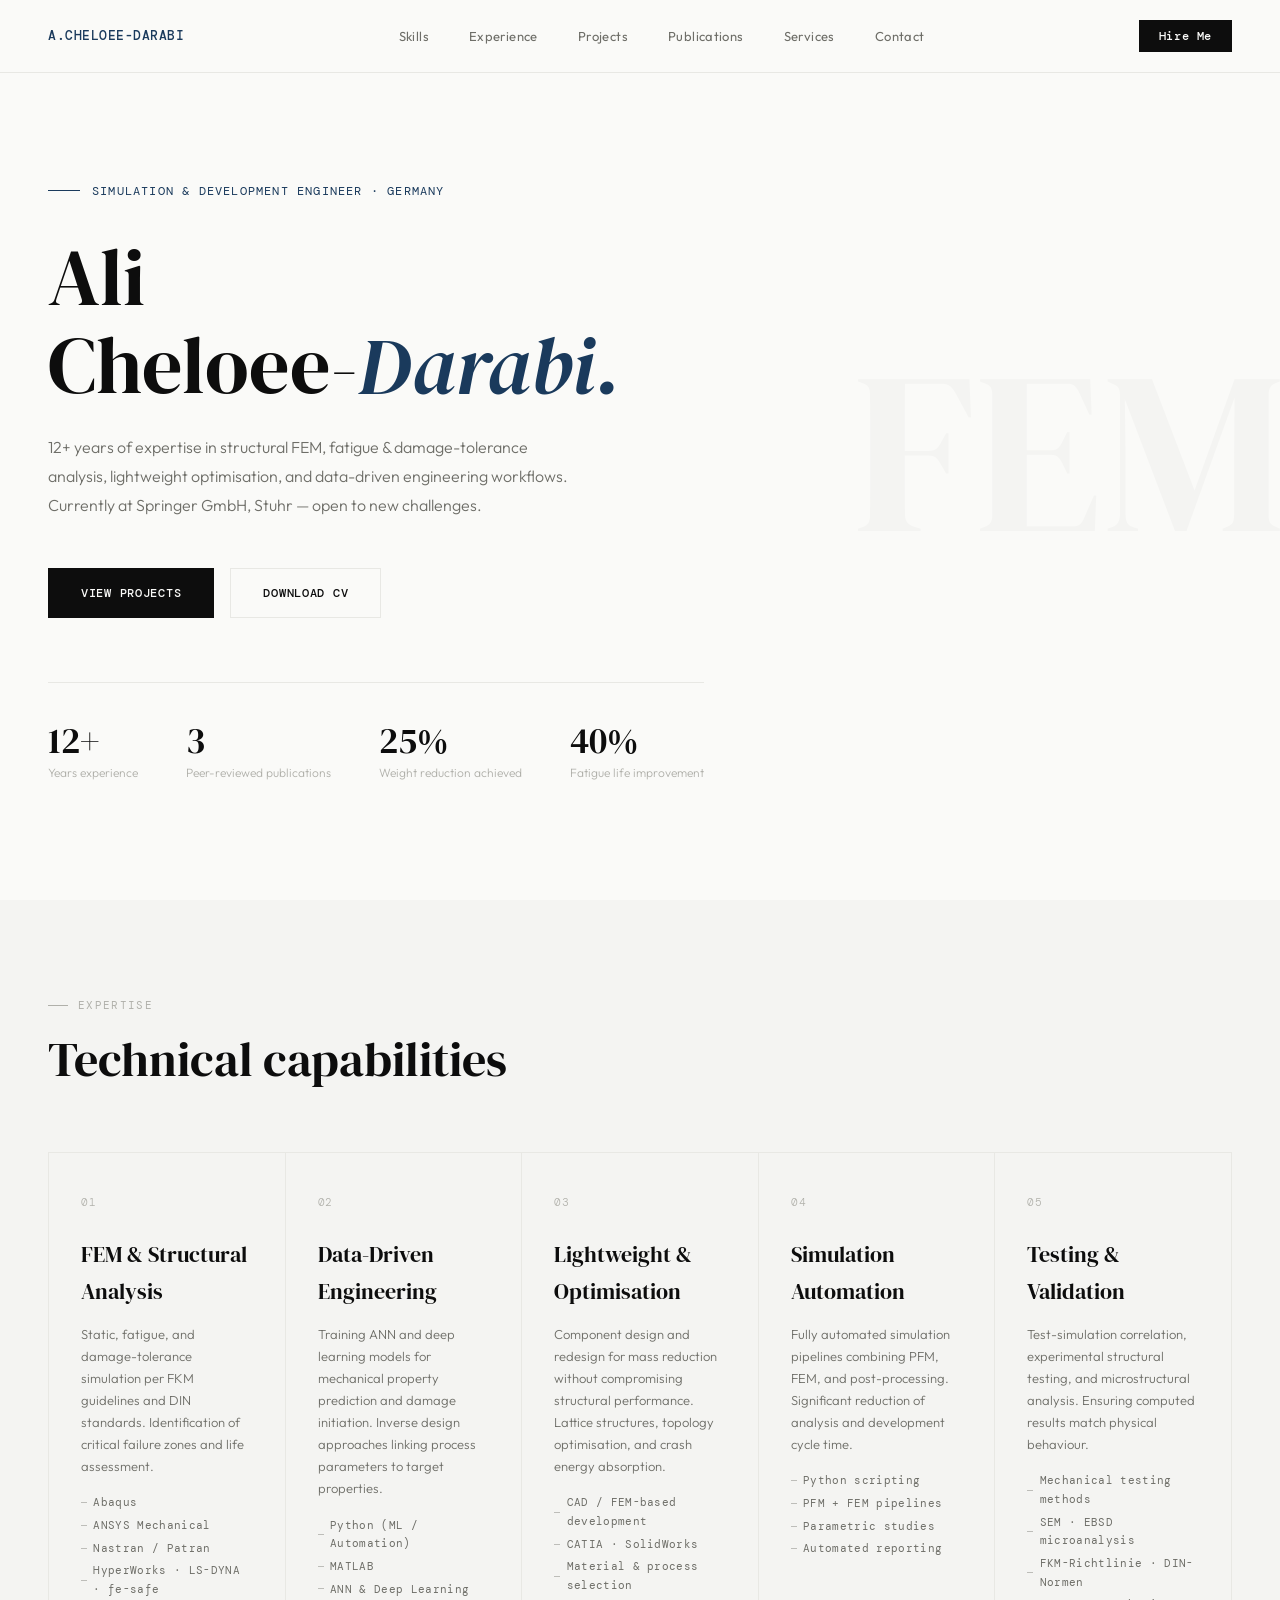
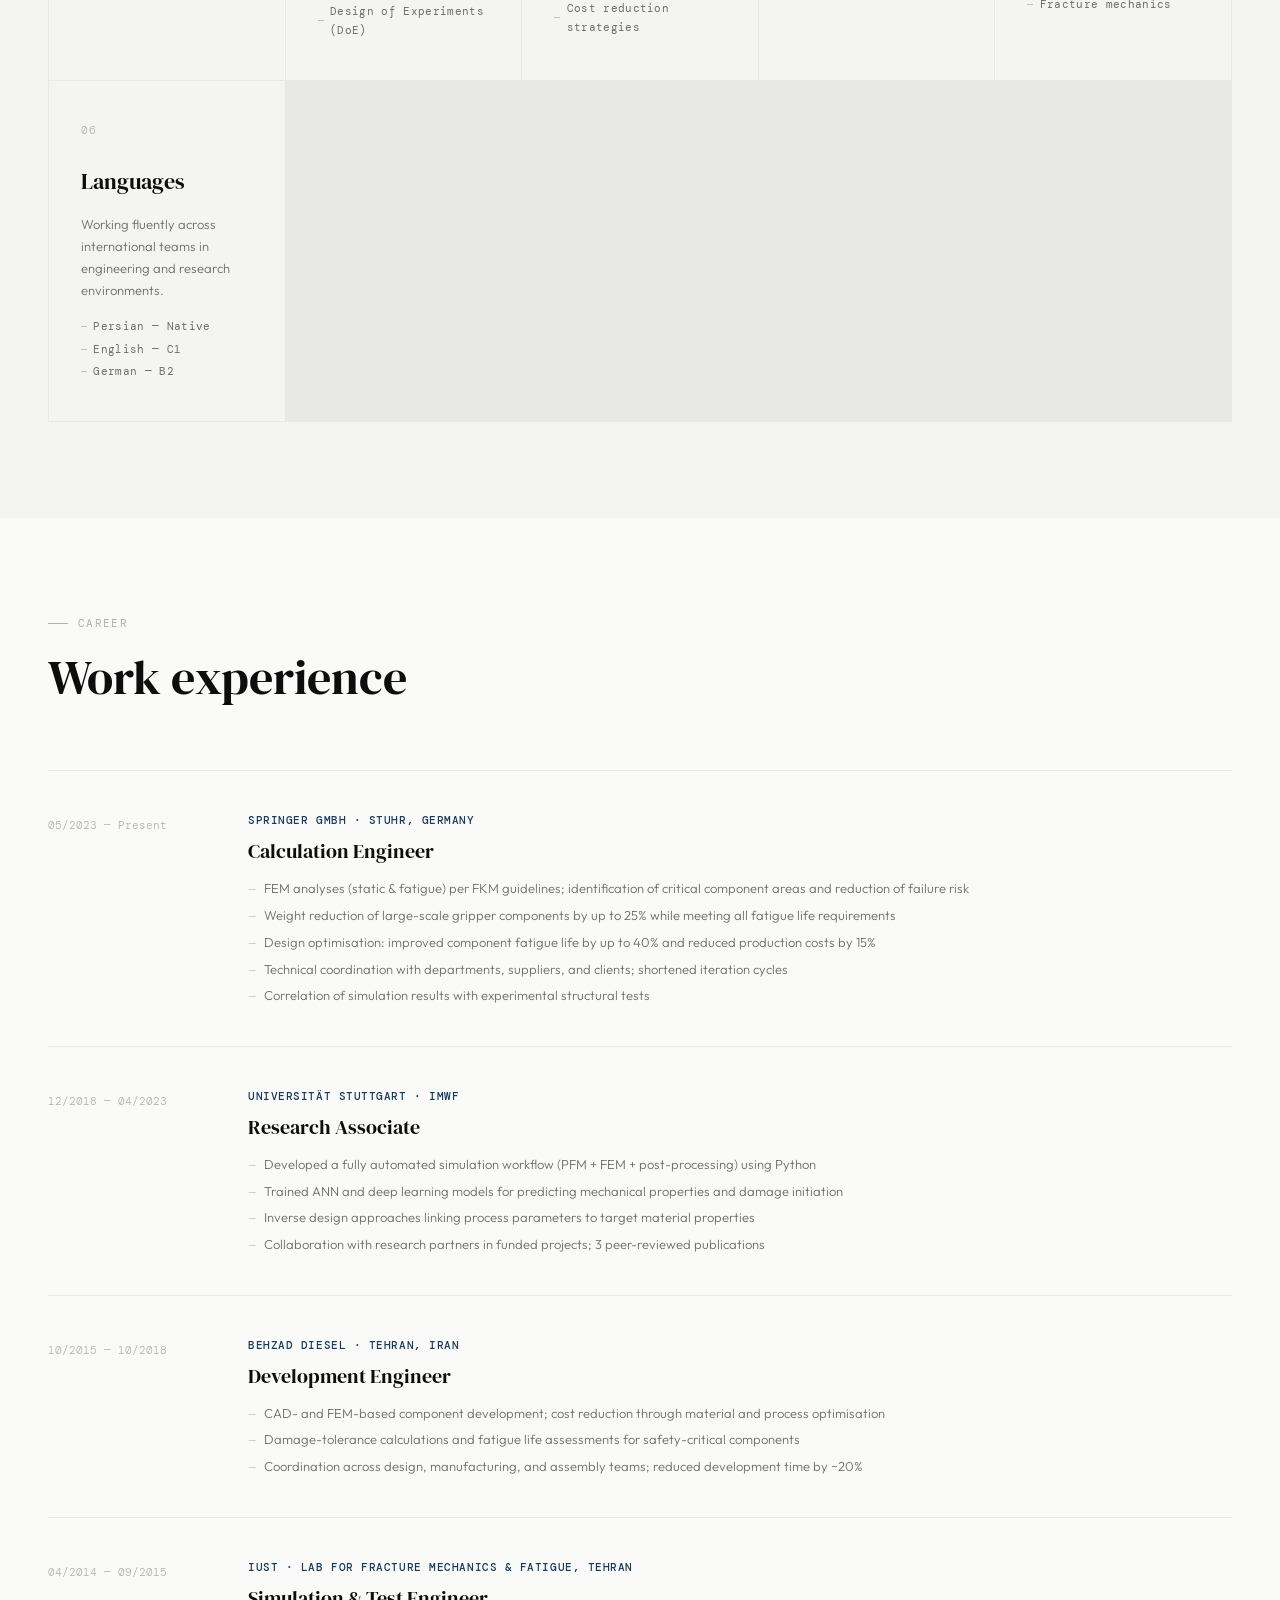
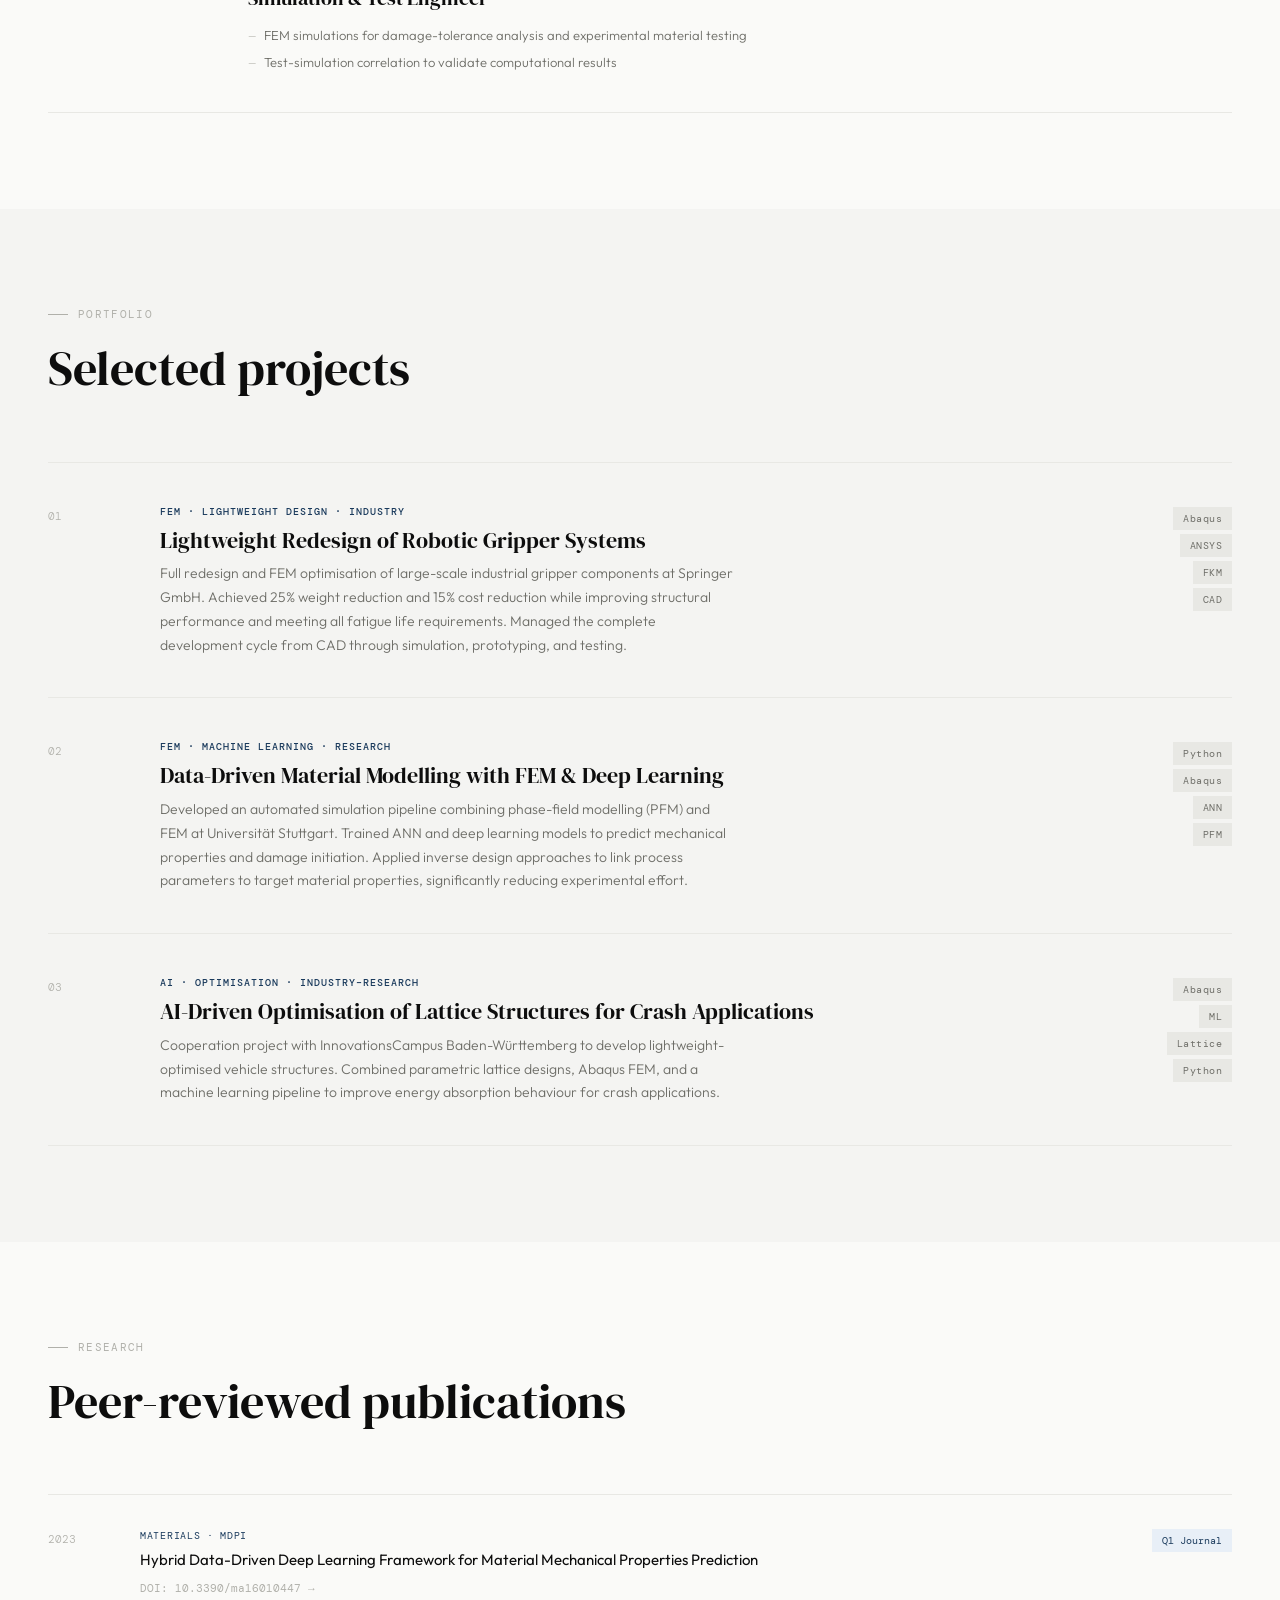
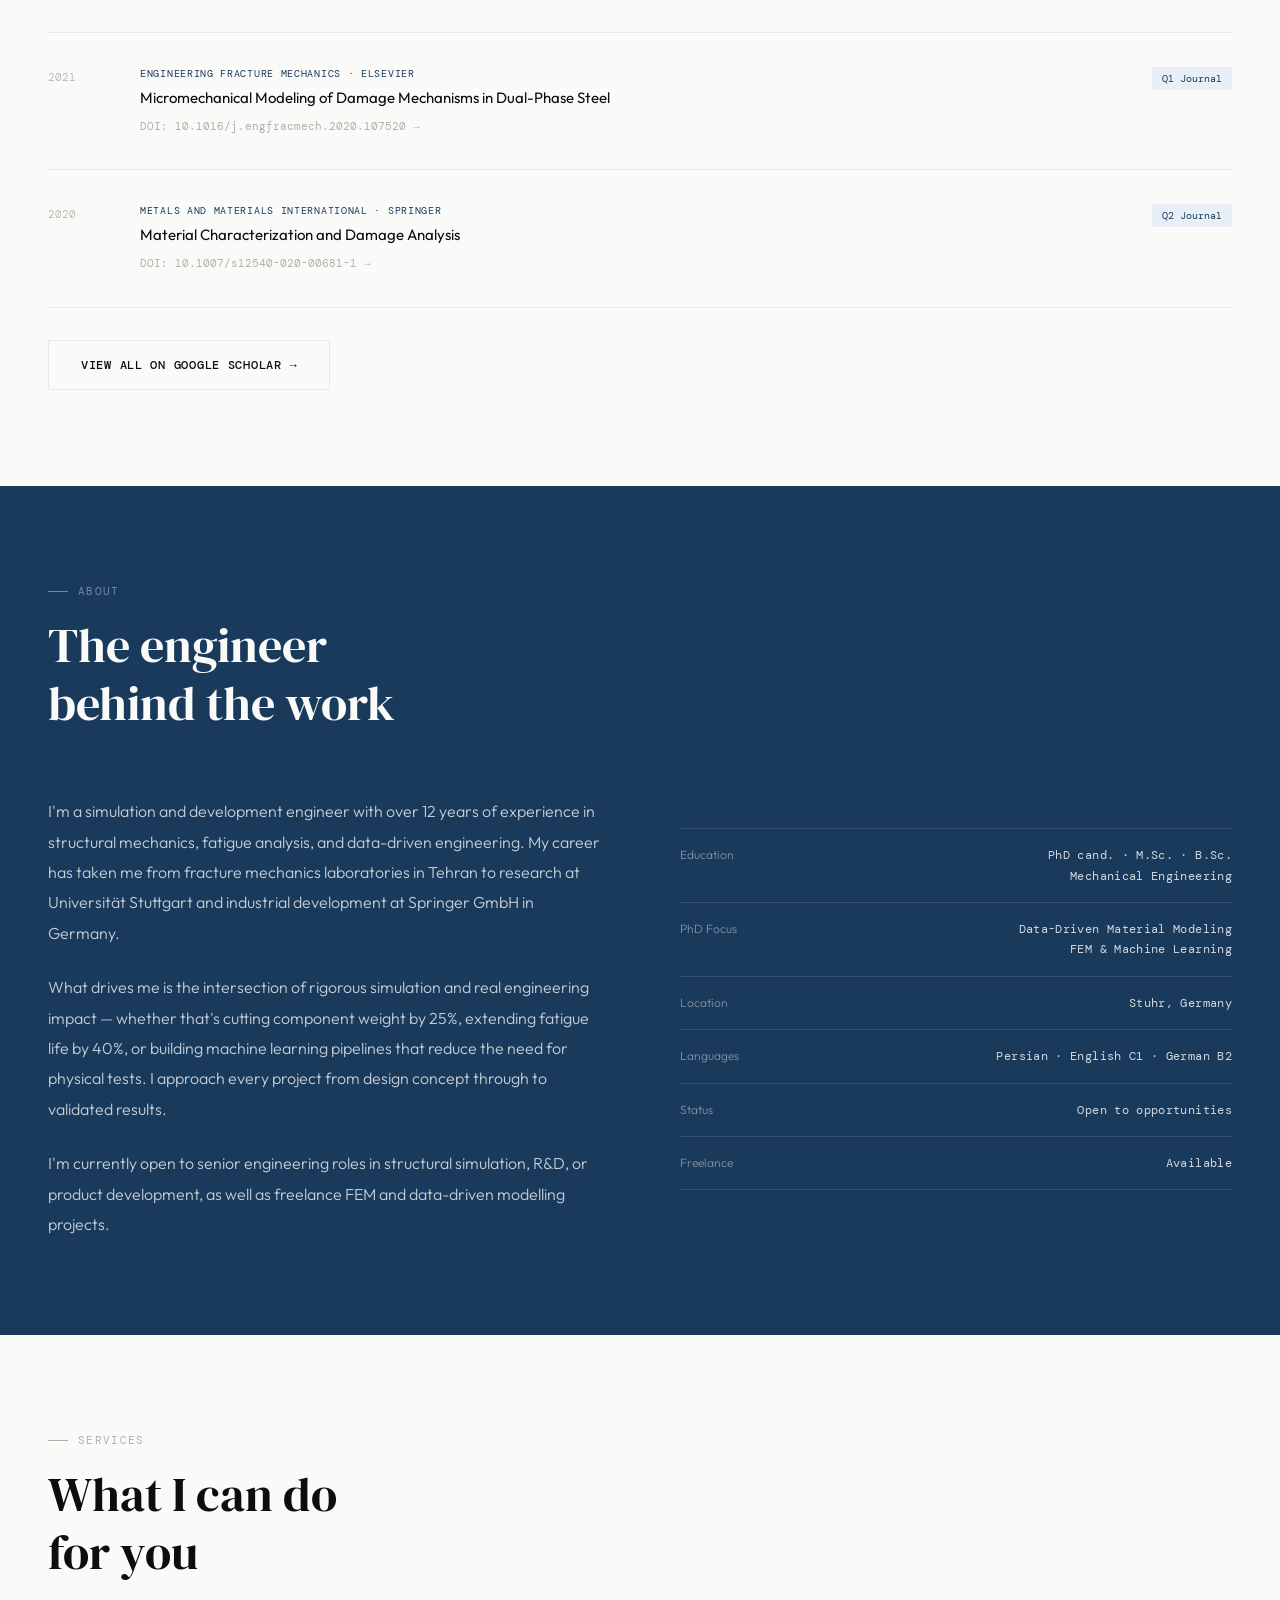
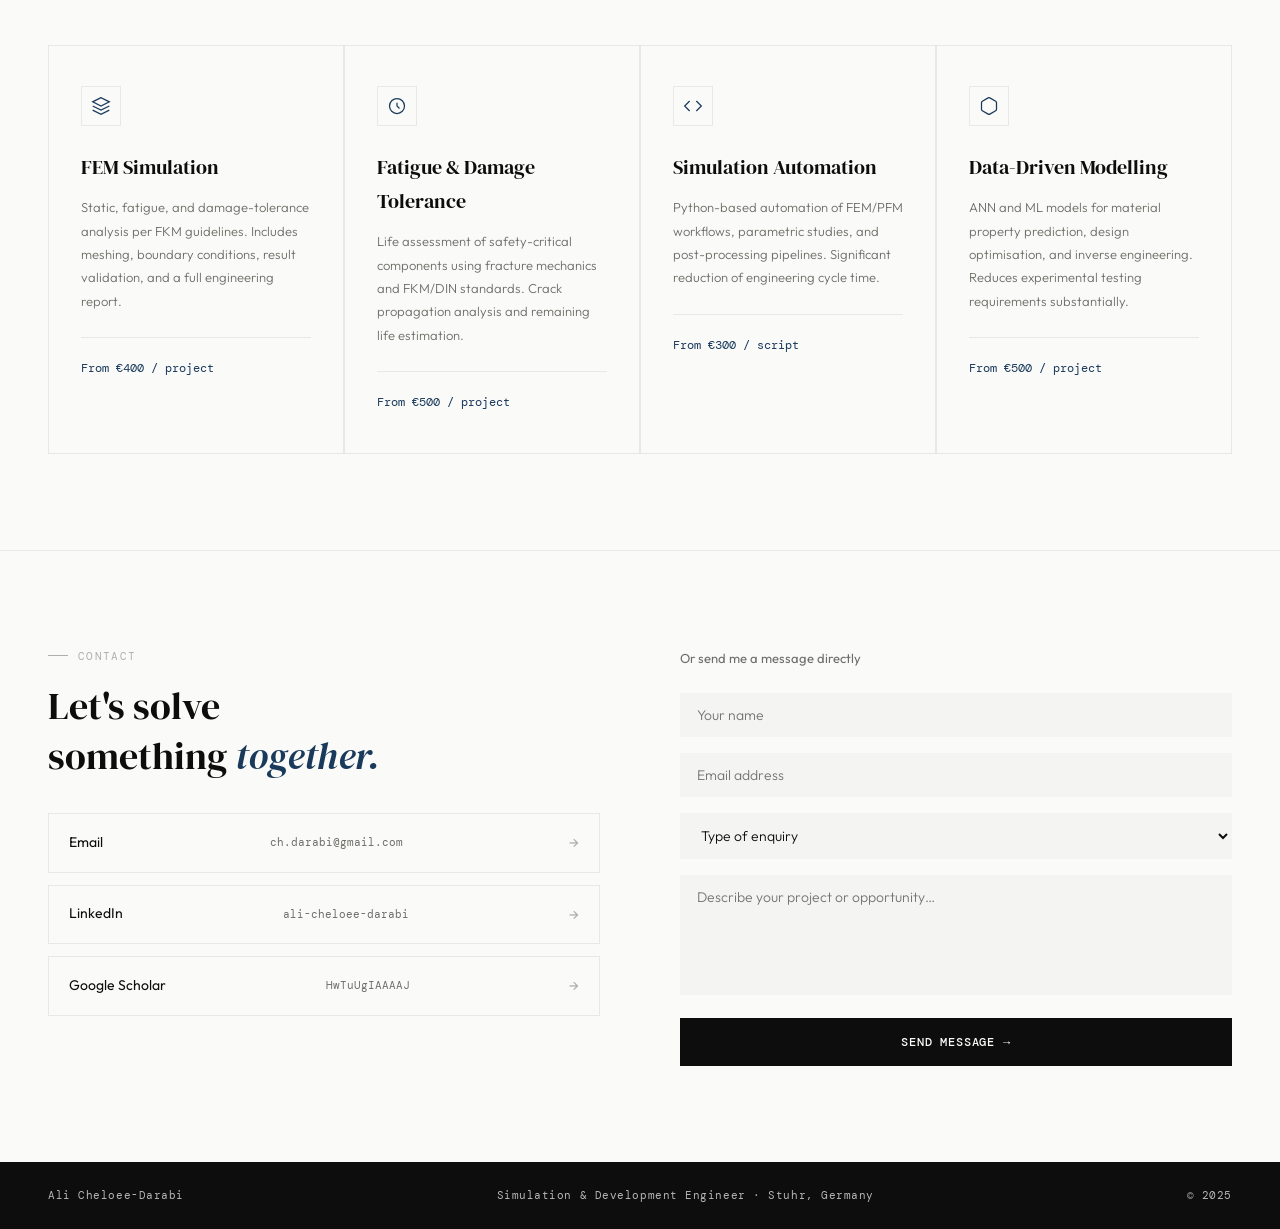
<file: index (4).html>
<!DOCTYPE html>
<html lang="en">
<head>
<meta charset="UTF-8">
<meta name="viewport" content="width=device-width, initial-scale=1.0">
<title>Ali Cheloee-Darabi — Simulation & Development Engineer</title>
<meta name="description" content="Mechanical Engineer with 12+ years in FEM, structural analysis, and data-driven simulation. Based in Germany.">
<link rel="preconnect" href="https://fonts.googleapis.com">
<link href="https://fonts.googleapis.com/css2?family=DM+Serif+Display:ital@0;1&family=DM+Mono:wght@300;400;500&family=Outfit:wght@300;400;500&display=swap" rel="stylesheet">
<style>
  *, *::before, *::after { box-sizing: border-box; margin: 0; padding: 0; }

  :root {
    --black: #0d0d0d;
    --white: #fafaf8;
    --gray-100: #f4f4f2;
    --gray-200: #e8e8e4;
    --gray-400: #b0b0aa;
    --gray-600: #6e6e68;
    --accent: #1a3a5c;
    --accent-light: #e8eff7;
    --mono: 'DM Mono', monospace;
    --serif: 'DM Serif Display', serif;
    --sans: 'Outfit', sans-serif;
  }

  html { scroll-behavior: smooth; }

  body {
    font-family: var(--sans);
    background: var(--white);
    color: var(--black);
    font-size: 15px;
    line-height: 1.7;
    overflow-x: hidden;
  }

  /* ── NAV ── */
  nav {
    position: fixed; top: 0; left: 0; right: 0; z-index: 100;
    display: flex; justify-content: space-between; align-items: center;
    padding: 1.25rem 3rem;
    background: rgba(250,250,248,0.92);
    backdrop-filter: blur(12px);
    border-bottom: 1px solid var(--gray-200);
  }
  .nav-logo {
    font-family: var(--mono);
    font-size: 13px; font-weight: 500;
    color: var(--accent); letter-spacing: 0.04em;
  }
  .nav-links { display: flex; gap: 2.5rem; list-style: none; }
  .nav-links a {
    font-size: 13px; font-weight: 400;
    color: var(--gray-600); text-decoration: none;
    letter-spacing: 0.03em; transition: color 0.2s;
  }
  .nav-links a:hover { color: var(--black); }
  .nav-cta {
    font-family: var(--mono); font-size: 12px; font-weight: 500;
    color: var(--white); background: var(--black);
    border: none; cursor: pointer; padding: 8px 20px;
    letter-spacing: 0.05em; transition: background 0.2s;
  }
  .nav-cta:hover { background: var(--accent); }

  /* ── HERO ── */
  .hero {
    min-height: 100vh; display: flex; align-items: center;
    padding: 8rem 3rem 4rem; position: relative; overflow: hidden;
  }
  .hero-bg-text {
    position: absolute; right: -0.02em; top: 50%;
    transform: translateY(-50%);
    font-family: var(--serif);
    font-size: clamp(120px, 18vw, 260px);
    color: var(--gray-100); user-select: none;
    line-height: 1; z-index: 0; white-space: nowrap;
  }
  .hero-content { position: relative; z-index: 1; max-width: 760px; }
  .hero-eyebrow { display: flex; align-items: center; gap: 12px; margin-bottom: 2rem; }
  .hero-eyebrow-line { width: 32px; height: 1px; background: var(--accent); }
  .hero-eyebrow span {
    font-family: var(--mono); font-size: 12px; font-weight: 400;
    color: var(--accent); letter-spacing: 0.1em; text-transform: uppercase;
  }
  .hero h1 {
    font-family: var(--serif);
    font-size: clamp(44px, 6.5vw, 80px);
    font-weight: 400; line-height: 1.1;
    color: var(--black); margin-bottom: 1.5rem;
  }
  .hero h1 em { font-style: italic; color: var(--accent); }
  .hero-desc {
    font-size: 16px; font-weight: 300;
    color: var(--gray-600); line-height: 1.8;
    max-width: 540px; margin-bottom: 3rem;
  }
  .hero-actions { display: flex; gap: 16px; align-items: center; flex-wrap: wrap; }
  .btn-solid {
    font-family: var(--mono); font-size: 12px; font-weight: 500;
    letter-spacing: 0.06em; text-transform: uppercase;
    color: var(--white); background: var(--black);
    border: 1px solid var(--black); padding: 14px 32px;
    cursor: pointer; text-decoration: none; display: inline-block;
    transition: all 0.2s;
  }
  .btn-solid:hover { background: var(--accent); border-color: var(--accent); }
  .btn-outline {
    font-family: var(--mono); font-size: 12px; font-weight: 500;
    letter-spacing: 0.06em; text-transform: uppercase;
    color: var(--black); background: transparent;
    border: 1px solid var(--gray-200); padding: 14px 32px;
    cursor: pointer; text-decoration: none; display: inline-block;
    transition: all 0.2s;
  }
  .btn-outline:hover { border-color: var(--black); }
  .hero-stats {
    display: flex; gap: 3rem; margin-top: 4rem;
    padding-top: 2.5rem; border-top: 1px solid var(--gray-200);
    flex-wrap: wrap;
  }
  .hero-stat-num {
    font-family: var(--serif); font-size: 36px;
    color: var(--black); line-height: 1;
  }
  .hero-stat-label { font-size: 12px; color: var(--gray-400); margin-top: 4px; font-weight: 300; }

  /* ── SECTION BASE ── */
  section { padding: 6rem 3rem; }
  .section-header { margin-bottom: 4rem; }
  .section-tag {
    font-family: var(--mono); font-size: 11px; font-weight: 400;
    color: var(--gray-400); letter-spacing: 0.12em; text-transform: uppercase;
    display: flex; align-items: center; gap: 10px; margin-bottom: 1rem;
  }
  .section-tag::before { content: ''; display: block; width: 20px; height: 1px; background: var(--gray-400); }
  .section-title {
    font-family: var(--serif); font-size: clamp(30px, 4vw, 48px);
    font-weight: 400; line-height: 1.2; color: var(--black);
  }

  /* ── SKILLS ── */
  #skills { background: var(--gray-100); }
  .skills-grid {
    display: grid; grid-template-columns: repeat(auto-fit, minmax(220px, 1fr));
    gap: 1px; background: var(--gray-200); border: 1px solid var(--gray-200);
  }
  .skill-item {
    background: var(--gray-100); padding: 2.5rem 2rem;
    transition: background 0.25s; cursor: default;
  }
  .skill-item:hover { background: var(--white); }
  .skill-num {
    font-family: var(--mono); font-size: 11px; font-weight: 300;
    color: var(--gray-400); letter-spacing: 0.08em; margin-bottom: 1.5rem;
  }
  .skill-name { font-family: var(--serif); font-size: 22px; font-weight: 400; color: var(--black); margin-bottom: 0.75rem; }
  .skill-desc { font-size: 13px; color: var(--gray-600); font-weight: 300; line-height: 1.7; }
  .skill-tools-list { display: flex; flex-direction: column; gap: 4px; margin-top: 1rem; }
  .skill-tool {
    font-family: var(--mono); font-size: 11px; font-weight: 400;
    color: var(--gray-600); letter-spacing: 0.03em;
    display: flex; align-items: center; gap: 6px;
  }
  .skill-tool::before { content: '—'; color: var(--gray-400); font-size: 10px; }

  /* ── EXPERIENCE ── */
  #experience { background: var(--white); }
  .exp-list { display: flex; flex-direction: column; gap: 0; }
  .exp-row {
    display: grid; grid-template-columns: 160px 1fr;
    gap: 2.5rem; padding: 2.5rem 0;
    border-bottom: 1px solid var(--gray-200);
  }
  .exp-row:first-child { border-top: 1px solid var(--gray-200); }
  .exp-period { font-family: var(--mono); font-size: 11px; color: var(--gray-400); font-weight: 300; padding-top: 5px; }
  .exp-company { font-family: var(--mono); font-size: 11px; color: var(--accent); font-weight: 500; letter-spacing: 0.05em; margin-bottom: 4px; }
  .exp-title { font-family: var(--serif); font-size: 20px; font-weight: 400; color: var(--black); margin-bottom: 10px; }
  .exp-bullets { list-style: none; display: flex; flex-direction: column; gap: 6px; }
  .exp-bullets li { font-size: 13px; color: var(--gray-600); font-weight: 300; padding-left: 16px; position: relative; line-height: 1.6; }
  .exp-bullets li::before { content: '—'; position: absolute; left: 0; color: var(--gray-400); font-size: 10px; top: 3px; }

  /* ── PROJECTS ── */
  #projects { background: var(--gray-100); }
  .projects-list { display: flex; flex-direction: column; }
  .project-row {
    display: grid; grid-template-columns: 80px 1fr auto;
    align-items: start; gap: 2rem; padding: 2.5rem 0;
    border-bottom: 1px solid var(--gray-200);
    transition: all 0.2s; cursor: default;
  }
  .project-row:first-child { border-top: 1px solid var(--gray-200); }
  .project-row:hover { padding-left: 1rem; padding-right: 1rem; margin: 0 -1rem; background: var(--white); }
  .project-index { font-family: var(--mono); font-size: 11px; font-weight: 300; color: var(--gray-400); padding-top: 4px; }
  .project-category { font-family: var(--mono); font-size: 10px; font-weight: 500; color: var(--accent); letter-spacing: 0.1em; text-transform: uppercase; margin-bottom: 6px; }
  .project-title { font-family: var(--serif); font-size: 22px; font-weight: 400; color: var(--black); margin-bottom: 8px; line-height: 1.3; }
  .project-desc { font-size: 14px; color: var(--gray-600); font-weight: 300; max-width: 580px; line-height: 1.7; }
  .project-tags { display: flex; flex-direction: column; gap: 4px; align-items: flex-end; padding-top: 4px; }
  .tag { font-family: var(--mono); font-size: 10px; font-weight: 400; color: var(--gray-600); letter-spacing: 0.05em; background: var(--gray-200); padding: 3px 10px; white-space: nowrap; }

  /* ── PUBLICATIONS ── */
  #publications { background: var(--white); }
  .pub-list { display: flex; flex-direction: column; gap: 0; }
  .pub-row {
    display: grid; grid-template-columns: 60px 1fr auto;
    gap: 2rem; padding: 2rem 0; border-bottom: 1px solid var(--gray-200); align-items: start;
  }
  .pub-row:first-child { border-top: 1px solid var(--gray-200); }
  .pub-year { font-family: var(--mono); font-size: 11px; color: var(--gray-400); font-weight: 300; padding-top: 3px; }
  .pub-journal { font-family: var(--mono); font-size: 10px; color: var(--accent); letter-spacing: 0.07em; text-transform: uppercase; margin-bottom: 5px; }
  .pub-title { font-size: 15px; font-weight: 400; color: var(--black); margin-bottom: 4px; line-height: 1.4; }
  .pub-doi { font-family: var(--mono); font-size: 11px; color: var(--gray-400); text-decoration: none; }
  .pub-doi:hover { color: var(--accent); }
  .pub-badge { font-family: var(--mono); font-size: 10px; color: var(--accent); background: var(--accent-light); padding: 3px 10px; white-space: nowrap; align-self: start; margin-top: 2px; }

  /* ── ABOUT ── */
  #about { background: var(--accent); }
  #about .section-tag { color: rgba(255,255,255,0.4); }
  #about .section-tag::before { background: rgba(255,255,255,0.4); }
  #about .section-title { color: var(--white); }
  .about-grid { display: grid; grid-template-columns: 1fr 1fr; gap: 5rem; align-items: start; }
  .about-text { font-size: 16px; font-weight: 300; color: rgba(255,255,255,0.75); line-height: 1.9; }
  .about-text p + p { margin-top: 1.5rem; }
  .about-specs { border-top: 1px solid rgba(255,255,255,0.12); margin-top: 2rem; }
  .about-spec { display: flex; justify-content: space-between; padding: 1rem 0; border-bottom: 1px solid rgba(255,255,255,0.12); }
  .about-spec-label { font-size: 12px; color: rgba(255,255,255,0.45); font-weight: 300; }
  .about-spec-val { font-family: var(--mono); font-size: 12px; color: rgba(255,255,255,0.8); letter-spacing: 0.03em; text-align: right; }

  /* ── SERVICES ── */
  #services { background: var(--white); }
  .services-grid { display: grid; grid-template-columns: repeat(auto-fit, minmax(240px, 1fr)); gap: 2px; background: var(--gray-200); border: 1px solid var(--gray-200); }
  .service-card { background: var(--white); padding: 2.5rem 2rem; }
  .service-icon-box { width: 40px; height: 40px; border: 1px solid var(--gray-200); display: flex; align-items: center; justify-content: center; margin-bottom: 1.5rem; }
  .service-icon-box svg { width: 20px; height: 20px; stroke: var(--accent); fill: none; stroke-width: 1.5; }
  .service-name { font-family: var(--serif); font-size: 20px; font-weight: 400; color: var(--black); margin-bottom: 0.75rem; }
  .service-desc { font-size: 13px; color: var(--gray-600); font-weight: 300; line-height: 1.8; }
  .service-price { margin-top: 1.5rem; padding-top: 1.25rem; border-top: 1px solid var(--gray-200); font-family: var(--mono); font-size: 12px; color: var(--accent); }

  /* ── CONTACT ── */
  #contact { background: var(--white); border-top: 1px solid var(--gray-200); }
  .contact-layout { display: grid; grid-template-columns: 1fr 1fr; gap: 5rem; }
  .contact-tagline { font-family: var(--serif); font-size: clamp(26px, 3vw, 40px); font-weight: 400; line-height: 1.3; color: var(--black); margin-bottom: 2rem; }
  .contact-tagline em { font-style: italic; color: var(--accent); }
  .contact-links { display: flex; flex-direction: column; gap: 12px; }
  .contact-link {
    display: flex; align-items: center; justify-content: space-between;
    padding: 1rem 1.25rem; border: 1px solid var(--gray-200);
    text-decoration: none; transition: all 0.2s; color: var(--black);
  }
  .contact-link:hover { border-color: var(--black); }
  .contact-link-label { font-size: 14px; font-weight: 400; }
  .contact-link-val { font-family: var(--mono); font-size: 11px; color: var(--gray-600); }
  .contact-arrow { color: var(--gray-400); }
  .contact-form-title { font-size: 13px; font-weight: 400; color: var(--gray-600); margin-bottom: 1.5rem; }
  .form-row { margin-bottom: 1rem; }
  .form-row input, .form-row textarea, .form-row select {
    width: 100%; padding: 12px 16px;
    font-family: var(--sans); font-size: 14px; font-weight: 300;
    background: var(--gray-100); border: 1px solid transparent;
    color: var(--black); outline: none; resize: none; transition: border-color 0.2s;
  }
  .form-row input:focus, .form-row textarea:focus, .form-row select:focus { border-color: var(--black); background: var(--white); }
  .form-row textarea { height: 120px; }
  .form-submit {
    width: 100%; font-family: var(--mono); font-size: 12px; font-weight: 500;
    letter-spacing: 0.07em; text-transform: uppercase;
    color: var(--white); background: var(--black); border: none; padding: 16px;
    cursor: pointer; transition: background 0.2s;
  }
  .form-submit:hover { background: var(--accent); }

  /* ── FOOTER ── */
  footer {
    background: var(--black); color: rgba(255,255,255,0.4);
    display: flex; justify-content: space-between; align-items: center;
    padding: 1.5rem 3rem; font-family: var(--mono); font-size: 11px; letter-spacing: 0.05em;
    flex-wrap: wrap; gap: 8px;
  }
  footer span { color: rgba(255,255,255,0.7); }

  /* ── ANIMATIONS ── */
  .fade-up { opacity: 0; transform: translateY(24px); transition: opacity 0.7s ease, transform 0.7s ease; }
  .fade-up.visible { opacity: 1; transform: none; }

  @media (max-width: 768px) {
    nav { padding: 1rem 1.5rem; }
    .nav-links { display: none; }
    section { padding: 4rem 1.5rem; }
    .hero { padding: 7rem 1.5rem 3rem; }
    .hero-bg-text { display: none; }
    .about-grid, .contact-layout { grid-template-columns: 1fr; gap: 2.5rem; }
    .exp-row { grid-template-columns: 1fr; gap: 0.5rem; }
    .project-row { grid-template-columns: 50px 1fr; }
    .project-tags { flex-direction: row; flex-wrap: wrap; align-items: flex-start; grid-column: 1 / -1; }
    .pub-row { grid-template-columns: 1fr; gap: 6px; }
    .pub-year { display: none; }
    footer { flex-direction: column; text-align: center; padding: 1.5rem; }
  }
</style>
</head>
<body>

<nav>
  <div class="nav-logo">A.CHELOEE-DARABI</div>
  <ul class="nav-links">
    <li><a href="#skills">Skills</a></li>
    <li><a href="#experience">Experience</a></li>
    <li><a href="#projects">Projects</a></li>
    <li><a href="#publications">Publications</a></li>
    <li><a href="#services">Services</a></li>
    <li><a href="#contact">Contact</a></li>
  </ul>
  <button class="nav-cta" onclick="document.getElementById('contact').scrollIntoView({behavior:'smooth'})">Hire Me</button>
</nav>

<!-- HERO -->
<section class="hero">
  <div class="hero-bg-text">FEM</div>
  <div class="hero-content">
    <div class="hero-eyebrow fade-up">
      <div class="hero-eyebrow-line"></div>
      <span>Simulation &amp; Development Engineer · Germany</span>
    </div>
    <h1 class="fade-up" style="transition-delay:0.1s">
      Ali<br>Cheloee-<em>Darabi.</em>
    </h1>
    <p class="hero-desc fade-up" style="transition-delay:0.2s">
      12+ years of expertise in structural FEM, fatigue &amp; damage-tolerance analysis, lightweight optimisation, and data-driven engineering workflows. Currently at Springer GmbH, Stuhr — open to new challenges.
    </p>
    <div class="hero-actions fade-up" style="transition-delay:0.3s">
      <a href="#projects" class="btn-solid">View Projects</a>
      <a href="#" class="btn-outline" id="cv-btn">Download CV</a>
    </div>
    <div class="hero-stats fade-up" style="transition-delay:0.4s">
      <div>
        <div class="hero-stat-num">12+</div>
        <div class="hero-stat-label">Years experience</div>
      </div>
      <div>
        <div class="hero-stat-num">3</div>
        <div class="hero-stat-label">Peer-reviewed publications</div>
      </div>
      <div>
        <div class="hero-stat-num">25%</div>
        <div class="hero-stat-label">Weight reduction achieved</div>
      </div>
      <div>
        <div class="hero-stat-num">40%</div>
        <div class="hero-stat-label">Fatigue life improvement</div>
      </div>
    </div>
  </div>
</section>

<!-- SKILLS -->
<section id="skills">
  <div class="section-header fade-up">
    <div class="section-tag">Expertise</div>
    <h2 class="section-title">Technical capabilities</h2>
  </div>
  <div class="skills-grid">
    <div class="skill-item fade-up">
      <div class="skill-num">01</div>
      <div class="skill-name">FEM &amp; Structural Analysis</div>
      <div class="skill-desc">Static, fatigue, and damage-tolerance simulation per FKM guidelines and DIN standards. Identification of critical failure zones and life assessment.</div>
      <div class="skill-tools-list">
        <span class="skill-tool">Abaqus</span>
        <span class="skill-tool">ANSYS Mechanical</span>
        <span class="skill-tool">Nastran / Patran</span>
        <span class="skill-tool">HyperWorks · LS-DYNA · fe-safe</span>
      </div>
    </div>
    <div class="skill-item fade-up" style="transition-delay:0.08s">
      <div class="skill-num">02</div>
      <div class="skill-name">Data-Driven Engineering</div>
      <div class="skill-desc">Training ANN and deep learning models for mechanical property prediction and damage initiation. Inverse design approaches linking process parameters to target properties.</div>
      <div class="skill-tools-list">
        <span class="skill-tool">Python (ML / Automation)</span>
        <span class="skill-tool">MATLAB</span>
        <span class="skill-tool">ANN &amp; Deep Learning</span>
        <span class="skill-tool">Design of Experiments (DoE)</span>
      </div>
    </div>
    <div class="skill-item fade-up" style="transition-delay:0.16s">
      <div class="skill-num">03</div>
      <div class="skill-name">Lightweight &amp; Optimisation</div>
      <div class="skill-desc">Component design and redesign for mass reduction without compromising structural performance. Lattice structures, topology optimisation, and crash energy absorption.</div>
      <div class="skill-tools-list">
        <span class="skill-tool">CAD / FEM-based development</span>
        <span class="skill-tool">CATIA · SolidWorks</span>
        <span class="skill-tool">Material &amp; process selection</span>
        <span class="skill-tool">Cost reduction strategies</span>
      </div>
    </div>
    <div class="skill-item fade-up" style="transition-delay:0.24s">
      <div class="skill-num">04</div>
      <div class="skill-name">Simulation Automation</div>
      <div class="skill-desc">Fully automated simulation pipelines combining PFM, FEM, and post-processing. Significant reduction of analysis and development cycle time.</div>
      <div class="skill-tools-list">
        <span class="skill-tool">Python scripting</span>
        <span class="skill-tool">PFM + FEM pipelines</span>
        <span class="skill-tool">Parametric studies</span>
        <span class="skill-tool">Automated reporting</span>
      </div>
    </div>
    <div class="skill-item fade-up" style="transition-delay:0.32s">
      <div class="skill-num">05</div>
      <div class="skill-name">Testing &amp; Validation</div>
      <div class="skill-desc">Test-simulation correlation, experimental structural testing, and microstructural analysis. Ensuring computed results match physical behaviour.</div>
      <div class="skill-tools-list">
        <span class="skill-tool">Mechanical testing methods</span>
        <span class="skill-tool">SEM · EBSD microanalysis</span>
        <span class="skill-tool">FKM-Richtlinie · DIN-Normen</span>
        <span class="skill-tool">Fracture mechanics</span>
      </div>
    </div>
    <div class="skill-item fade-up" style="transition-delay:0.4s">
      <div class="skill-num">06</div>
      <div class="skill-name">Languages</div>
      <div class="skill-desc">Working fluently across international teams in engineering and research environments.</div>
      <div class="skill-tools-list">
        <span class="skill-tool">Persian — Native</span>
        <span class="skill-tool">English — C1</span>
        <span class="skill-tool">German — B2</span>
      </div>
    </div>
  </div>
</section>

<!-- EXPERIENCE -->
<section id="experience">
  <div class="section-header fade-up">
    <div class="section-tag">Career</div>
    <h2 class="section-title">Work experience</h2>
  </div>
  <div class="exp-list">
    <div class="exp-row fade-up">
      <div class="exp-period">05/2023 — Present</div>
      <div>
        <div class="exp-company">SPRINGER GMBH · STUHR, GERMANY</div>
        <div class="exp-title">Calculation Engineer</div>
        <ul class="exp-bullets">
          <li>FEM analyses (static &amp; fatigue) per FKM guidelines; identification of critical component areas and reduction of failure risk</li>
          <li>Weight reduction of large-scale gripper components by up to 25% while meeting all fatigue life requirements</li>
          <li>Design optimisation: improved component fatigue life by up to 40% and reduced production costs by 15%</li>
          <li>Technical coordination with departments, suppliers, and clients; shortened iteration cycles</li>
          <li>Correlation of simulation results with experimental structural tests</li>
        </ul>
      </div>
    </div>
    <div class="exp-row fade-up" style="transition-delay:0.08s">
      <div class="exp-period">12/2018 — 04/2023</div>
      <div>
        <div class="exp-company">UNIVERSITÄT STUTTGART · IMWF</div>
        <div class="exp-title">Research Associate</div>
        <ul class="exp-bullets">
          <li>Developed a fully automated simulation workflow (PFM + FEM + post-processing) using Python</li>
          <li>Trained ANN and deep learning models for predicting mechanical properties and damage initiation</li>
          <li>Inverse design approaches linking process parameters to target material properties</li>
          <li>Collaboration with research partners in funded projects; 3 peer-reviewed publications</li>
        </ul>
      </div>
    </div>
    <div class="exp-row fade-up" style="transition-delay:0.16s">
      <div class="exp-period">10/2015 — 10/2018</div>
      <div>
        <div class="exp-company">BEHZAD DIESEL · TEHRAN, IRAN</div>
        <div class="exp-title">Development Engineer</div>
        <ul class="exp-bullets">
          <li>CAD- and FEM-based component development; cost reduction through material and process optimisation</li>
          <li>Damage-tolerance calculations and fatigue life assessments for safety-critical components</li>
          <li>Coordination across design, manufacturing, and assembly teams; reduced development time by ~20%</li>
        </ul>
      </div>
    </div>
    <div class="exp-row fade-up" style="transition-delay:0.24s">
      <div class="exp-period">04/2014 — 09/2015</div>
      <div>
        <div class="exp-company">IUST · LAB FOR FRACTURE MECHANICS &amp; FATIGUE, TEHRAN</div>
        <div class="exp-title">Simulation &amp; Test Engineer</div>
        <ul class="exp-bullets">
          <li>FEM simulations for damage-tolerance analysis and experimental material testing</li>
          <li>Test-simulation correlation to validate computational results</li>
        </ul>
      </div>
    </div>
  </div>
</section>

<!-- PROJECTS -->
<section id="projects">
  <div class="section-header fade-up">
    <div class="section-tag">Portfolio</div>
    <h2 class="section-title">Selected projects</h2>
  </div>
  <div class="projects-list">
    <div class="project-row fade-up">
      <div class="project-index">01</div>
      <div class="project-content">
        <div class="project-category">FEM · Lightweight Design · Industry</div>
        <div class="project-title">Lightweight Redesign of Robotic Gripper Systems</div>
        <div class="project-desc">Full redesign and FEM optimisation of large-scale industrial gripper components at Springer GmbH. Achieved 25% weight reduction and 15% cost reduction while improving structural performance and meeting all fatigue life requirements. Managed the complete development cycle from CAD through simulation, prototyping, and testing.</div>
      </div>
      <div class="project-tags">
        <span class="tag">Abaqus</span>
        <span class="tag">ANSYS</span>
        <span class="tag">FKM</span>
        <span class="tag">CAD</span>
      </div>
    </div>
    <div class="project-row fade-up" style="transition-delay:0.05s">
      <div class="project-index">02</div>
      <div class="project-content">
        <div class="project-category">FEM · Machine Learning · Research</div>
        <div class="project-title">Data-Driven Material Modelling with FEM &amp; Deep Learning</div>
        <div class="project-desc">Developed an automated simulation pipeline combining phase-field modelling (PFM) and FEM at Universität Stuttgart. Trained ANN and deep learning models to predict mechanical properties and damage initiation. Applied inverse design approaches to link process parameters to target material properties, significantly reducing experimental effort.</div>
      </div>
      <div class="project-tags">
        <span class="tag">Python</span>
        <span class="tag">Abaqus</span>
        <span class="tag">ANN</span>
        <span class="tag">PFM</span>
      </div>
    </div>
    <div class="project-row fade-up" style="transition-delay:0.1s">
      <div class="project-index">03</div>
      <div class="project-content">
        <div class="project-category">AI · Optimisation · Industry–Research</div>
        <div class="project-title">AI-Driven Optimisation of Lattice Structures for Crash Applications</div>
        <div class="project-desc">Cooperation project with InnovationsCampus Baden-Württemberg to develop lightweight-optimised vehicle structures. Combined parametric lattice designs, Abaqus FEM, and a machine learning pipeline to improve energy absorption behaviour for crash applications.</div>
      </div>
      <div class="project-tags">
        <span class="tag">Abaqus</span>
        <span class="tag">ML</span>
        <span class="tag">Lattice</span>
        <span class="tag">Python</span>
      </div>
    </div>
  </div>
</section>

<!-- PUBLICATIONS -->
<section id="publications">
  <div class="section-header fade-up">
    <div class="section-tag">Research</div>
    <h2 class="section-title">Peer-reviewed publications</h2>
  </div>
  <div class="pub-list">
    <div class="pub-row fade-up">
      <div class="pub-year">2023</div>
      <div>
        <div class="pub-journal">Materials · MDPI</div>
        <div class="pub-title">Hybrid Data-Driven Deep Learning Framework for Material Mechanical Properties Prediction</div>
        <a href="https://doi.org/10.3390/ma16010447" class="pub-doi" target="_blank">DOI: 10.3390/ma16010447 →</a>
      </div>
      <div class="pub-badge">Q1 Journal</div>
    </div>
    <div class="pub-row fade-up" style="transition-delay:0.08s">
      <div class="pub-year">2021</div>
      <div>
        <div class="pub-journal">Engineering Fracture Mechanics · Elsevier</div>
        <div class="pub-title">Micromechanical Modeling of Damage Mechanisms in Dual-Phase Steel</div>
        <a href="https://doi.org/10.1016/j.engfracmech.2020.107520" class="pub-doi" target="_blank">DOI: 10.1016/j.engfracmech.2020.107520 →</a>
      </div>
      <div class="pub-badge">Q1 Journal</div>
    </div>
    <div class="pub-row fade-up" style="transition-delay:0.16s">
      <div class="pub-year">2020</div>
      <div>
        <div class="pub-journal">Metals and Materials International · Springer</div>
        <div class="pub-title">Material Characterization and Damage Analysis</div>
        <a href="https://doi.org/10.1007/s12540-020-00681-1" class="pub-doi" target="_blank">DOI: 10.1007/s12540-020-00681-1 →</a>
      </div>
      <div class="pub-badge">Q2 Journal</div>
    </div>
  </div>
  <div style="margin-top: 2rem; fade-up">
    <a href="https://scholar.google.com/citations?user=HwTuUgIAAAAJ" target="_blank" class="btn-outline">View all on Google Scholar →</a>
  </div>
</section>

<!-- ABOUT -->
<section id="about">
  <div class="section-header fade-up">
    <div class="section-tag">About</div>
    <h2 class="section-title">The engineer<br>behind the work</h2>
  </div>
  <div class="about-grid">
    <div class="about-text fade-up">
      <p>I'm a simulation and development engineer with over 12 years of experience in structural mechanics, fatigue analysis, and data-driven engineering. My career has taken me from fracture mechanics laboratories in Tehran to research at Universität Stuttgart and industrial development at Springer GmbH in Germany.</p>
      <p>What drives me is the intersection of rigorous simulation and real engineering impact — whether that's cutting component weight by 25%, extending fatigue life by 40%, or building machine learning pipelines that reduce the need for physical tests. I approach every project from design concept through to validated results.</p>
      <p>I'm currently open to senior engineering roles in structural simulation, R&amp;D, or product development, as well as freelance FEM and data-driven modelling projects.</p>
    </div>
    <div class="about-right fade-up" style="transition-delay:0.1s">
      <div class="about-specs">
        <div class="about-spec">
          <span class="about-spec-label">Education</span>
          <span class="about-spec-val">PhD cand. · M.Sc. · B.Sc.<br>Mechanical Engineering</span>
        </div>
        <div class="about-spec">
          <span class="about-spec-label">PhD Focus</span>
          <span class="about-spec-val">Data-Driven Material Modeling<br>FEM &amp; Machine Learning</span>
        </div>
        <div class="about-spec">
          <span class="about-spec-label">Location</span>
          <span class="about-spec-val">Stuhr, Germany</span>
        </div>
        <div class="about-spec">
          <span class="about-spec-label">Languages</span>
          <span class="about-spec-val">Persian · English C1 · German B2</span>
        </div>
        <div class="about-spec">
          <span class="about-spec-label">Status</span>
          <span class="about-spec-val">Open to opportunities</span>
        </div>
        <div class="about-spec">
          <span class="about-spec-label">Freelance</span>
          <span class="about-spec-val">Available</span>
        </div>
      </div>
    </div>
  </div>
</section>

<!-- SERVICES -->
<section id="services">
  <div class="section-header fade-up">
    <div class="section-tag">Services</div>
    <h2 class="section-title">What I can do<br>for you</h2>
  </div>
  <div class="services-grid">
    <div class="service-card fade-up">
      <div class="service-icon-box">
        <svg viewBox="0 0 24 24"><path d="M12 2L2 7l10 5 10-5-10-5z"/><path d="M2 17l10 5 10-5"/><path d="M2 12l10 5 10-5"/></svg>
      </div>
      <div class="service-name">FEM Simulation</div>
      <div class="service-desc">Static, fatigue, and damage-tolerance analysis per FKM guidelines. Includes meshing, boundary conditions, result validation, and a full engineering report.</div>
      <div class="service-price">From €400 / project</div>
    </div>
    <div class="service-card fade-up" style="transition-delay:0.08s">
      <div class="service-icon-box">
        <svg viewBox="0 0 24 24"><circle cx="12" cy="12" r="9"/><path d="M12 8v4l3 3"/></svg>
      </div>
      <div class="service-name">Fatigue &amp; Damage Tolerance</div>
      <div class="service-desc">Life assessment of safety-critical components using fracture mechanics and FKM/DIN standards. Crack propagation analysis and remaining life estimation.</div>
      <div class="service-price">From €500 / project</div>
    </div>
    <div class="service-card fade-up" style="transition-delay:0.16s">
      <div class="service-icon-box">
        <svg viewBox="0 0 24 24"><polyline points="16 18 22 12 16 6"/><polyline points="8 6 2 12 8 18"/></svg>
      </div>
      <div class="service-name">Simulation Automation</div>
      <div class="service-desc">Python-based automation of FEM/PFM workflows, parametric studies, and post-processing pipelines. Significant reduction of engineering cycle time.</div>
      <div class="service-price">From €300 / script</div>
    </div>
    <div class="service-card fade-up" style="transition-delay:0.24s">
      <div class="service-icon-box">
        <svg viewBox="0 0 24 24"><path d="M21 16V8a2 2 0 0 0-1-1.73l-7-4a2 2 0 0 0-2 0l-7 4A2 2 0 0 0 3 8v8a2 2 0 0 0 1 1.73l7 4a2 2 0 0 0 2 0l7-4A2 2 0 0 0 21 16z"/></svg>
      </div>
      <div class="service-name">Data-Driven Modelling</div>
      <div class="service-desc">ANN and ML models for material property prediction, design optimisation, and inverse engineering. Reduces experimental testing requirements substantially.</div>
      <div class="service-price">From €500 / project</div>
    </div>
  </div>
</section>

<!-- CONTACT -->
<section id="contact">
  <div class="contact-layout">
    <div class="contact-left fade-up">
      <div class="section-tag">Contact</div>
      <div class="contact-tagline">Let's solve<br>something <em>together.</em></div>
      <div class="contact-links">
        <a href="mailto:ch.darabi@gmail.com" class="contact-link">
          <span class="contact-link-label">Email</span>
          <span class="contact-link-val">ch.darabi@gmail.com</span>
          <span class="contact-arrow">→</span>
        </a>
        <a href="https://www.linkedin.com/in/ali-cheloee-darabi-61526665/" class="contact-link" target="_blank">
          <span class="contact-link-label">LinkedIn</span>
          <span class="contact-link-val">ali-cheloee-darabi</span>
          <span class="contact-arrow">→</span>
        </a>
        <a href="https://scholar.google.com/citations?user=HwTuUgIAAAAJ" class="contact-link" target="_blank">
          <span class="contact-link-label">Google Scholar</span>
          <span class="contact-link-val">HwTuUgIAAAAJ</span>
          <span class="contact-arrow">→</span>
        </a>
      </div>
    </div>
    <div class="contact-form-side fade-up" style="transition-delay:0.15s">
      <div class="contact-form-title">Or send me a message directly</div>
      <div class="form-row"><input type="text" placeholder="Your name"></div>
      <div class="form-row"><input type="email" placeholder="Email address"></div>
      <div class="form-row">
        <select>
          <option value="" disabled selected>Type of enquiry</option>
          <option>Full-time / permanent role</option>
          <option>Freelance — FEM Simulation</option>
          <option>Freelance — Fatigue &amp; Damage Tolerance</option>
          <option>Freelance — Simulation Automation</option>
          <option>Freelance — Data-Driven Modelling</option>
          <option>Research collaboration</option>
          <option>Other</option>
        </select>
      </div>
      <div class="form-row"><textarea placeholder="Describe your project or opportunity…"></textarea></div>
      <button class="form-submit" id="send-btn">Send Message →</button>
    </div>
  </div>
</section>

<footer>
  <span>Ali Cheloee-Darabi</span>
  <span>Simulation &amp; Development Engineer · Stuhr, Germany</span>
  <span>© 2025</span>
</footer>

<script>
  const observer = new IntersectionObserver((entries) => {
    entries.forEach(e => { if (e.isIntersecting) { e.target.classList.add('visible'); observer.unobserve(e.target); } });
  }, { threshold: 0.08 });
  document.querySelectorAll('.fade-up').forEach(el => observer.observe(el));

  document.getElementById('cv-btn').addEventListener('click', e => {
    e.preventDefault();
    alert('Upload your CV PDF to your server and replace this link.');
  });

  document.getElementById('send-btn').addEventListener('click', () => {
    alert('Connect this form to Formspree.io or EmailJS for real submissions — takes 5 minutes.');
  });
</script>
</body>
</html>
</file>
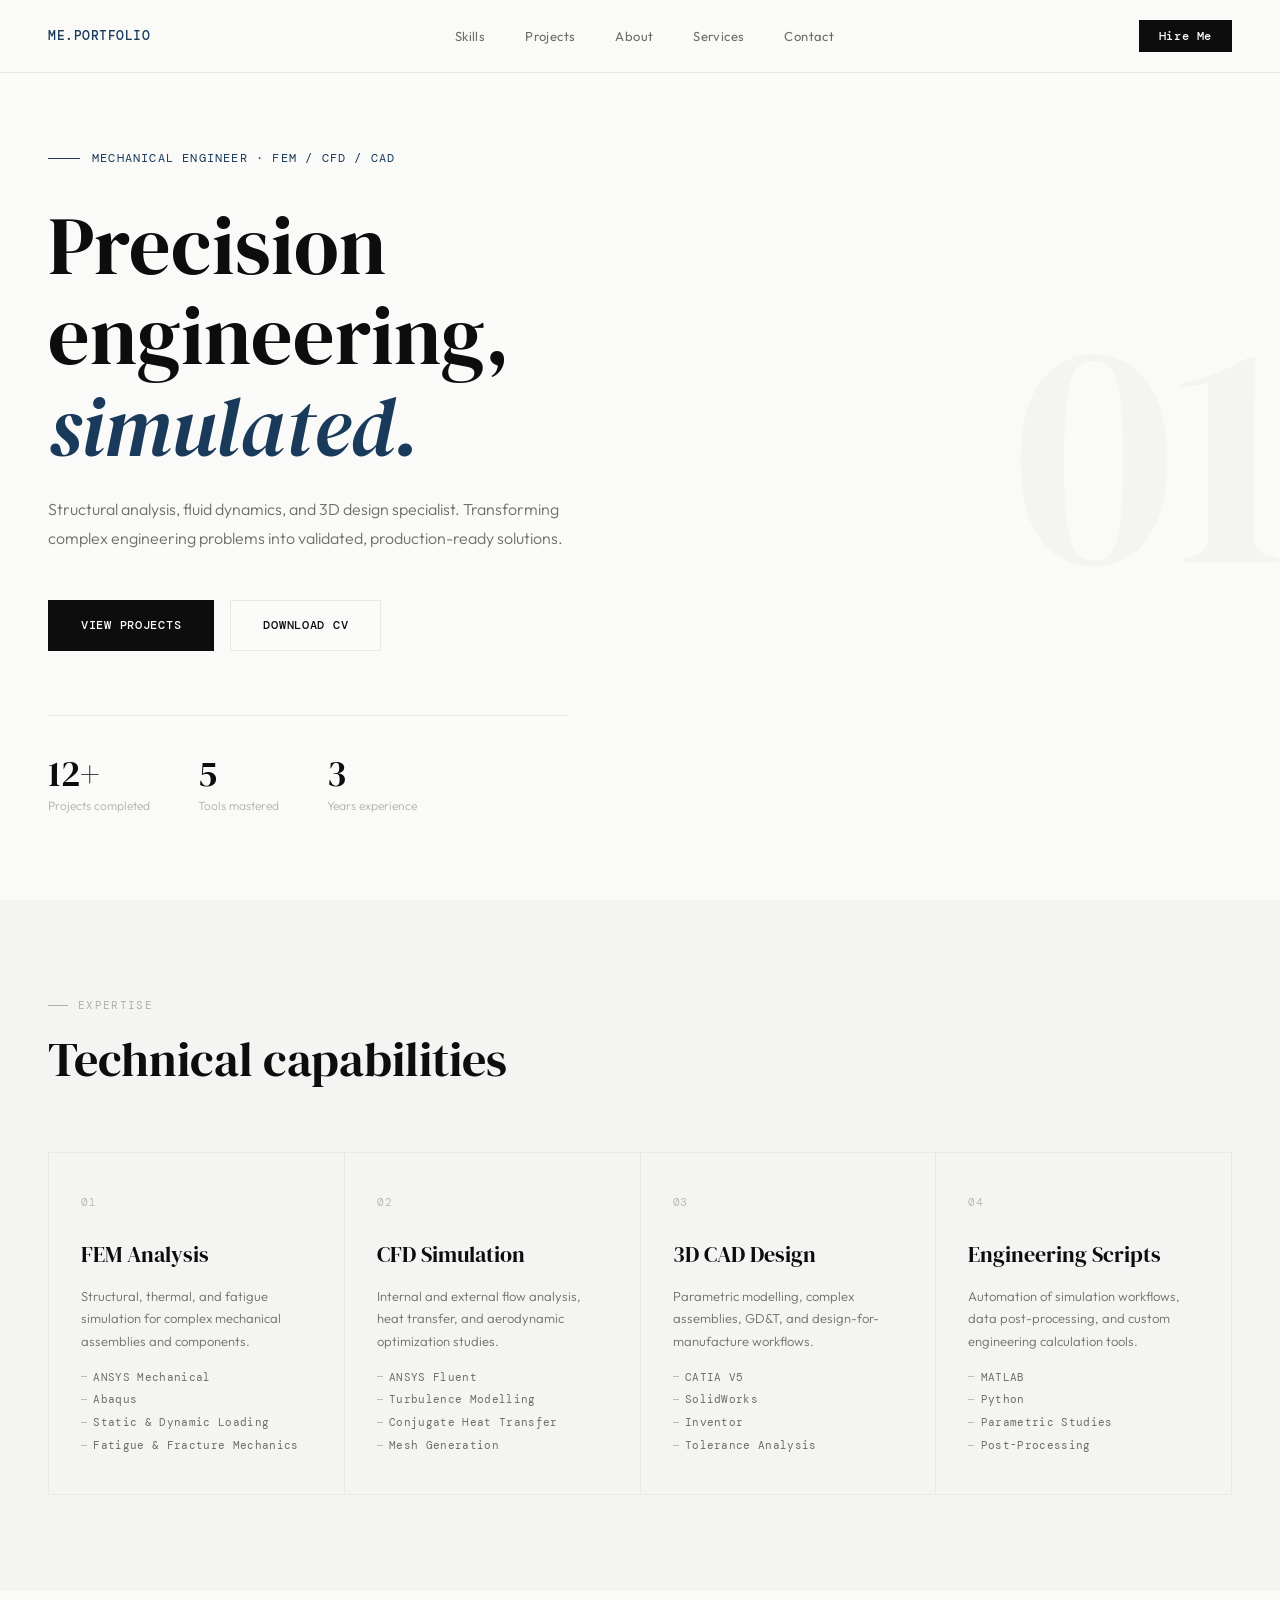
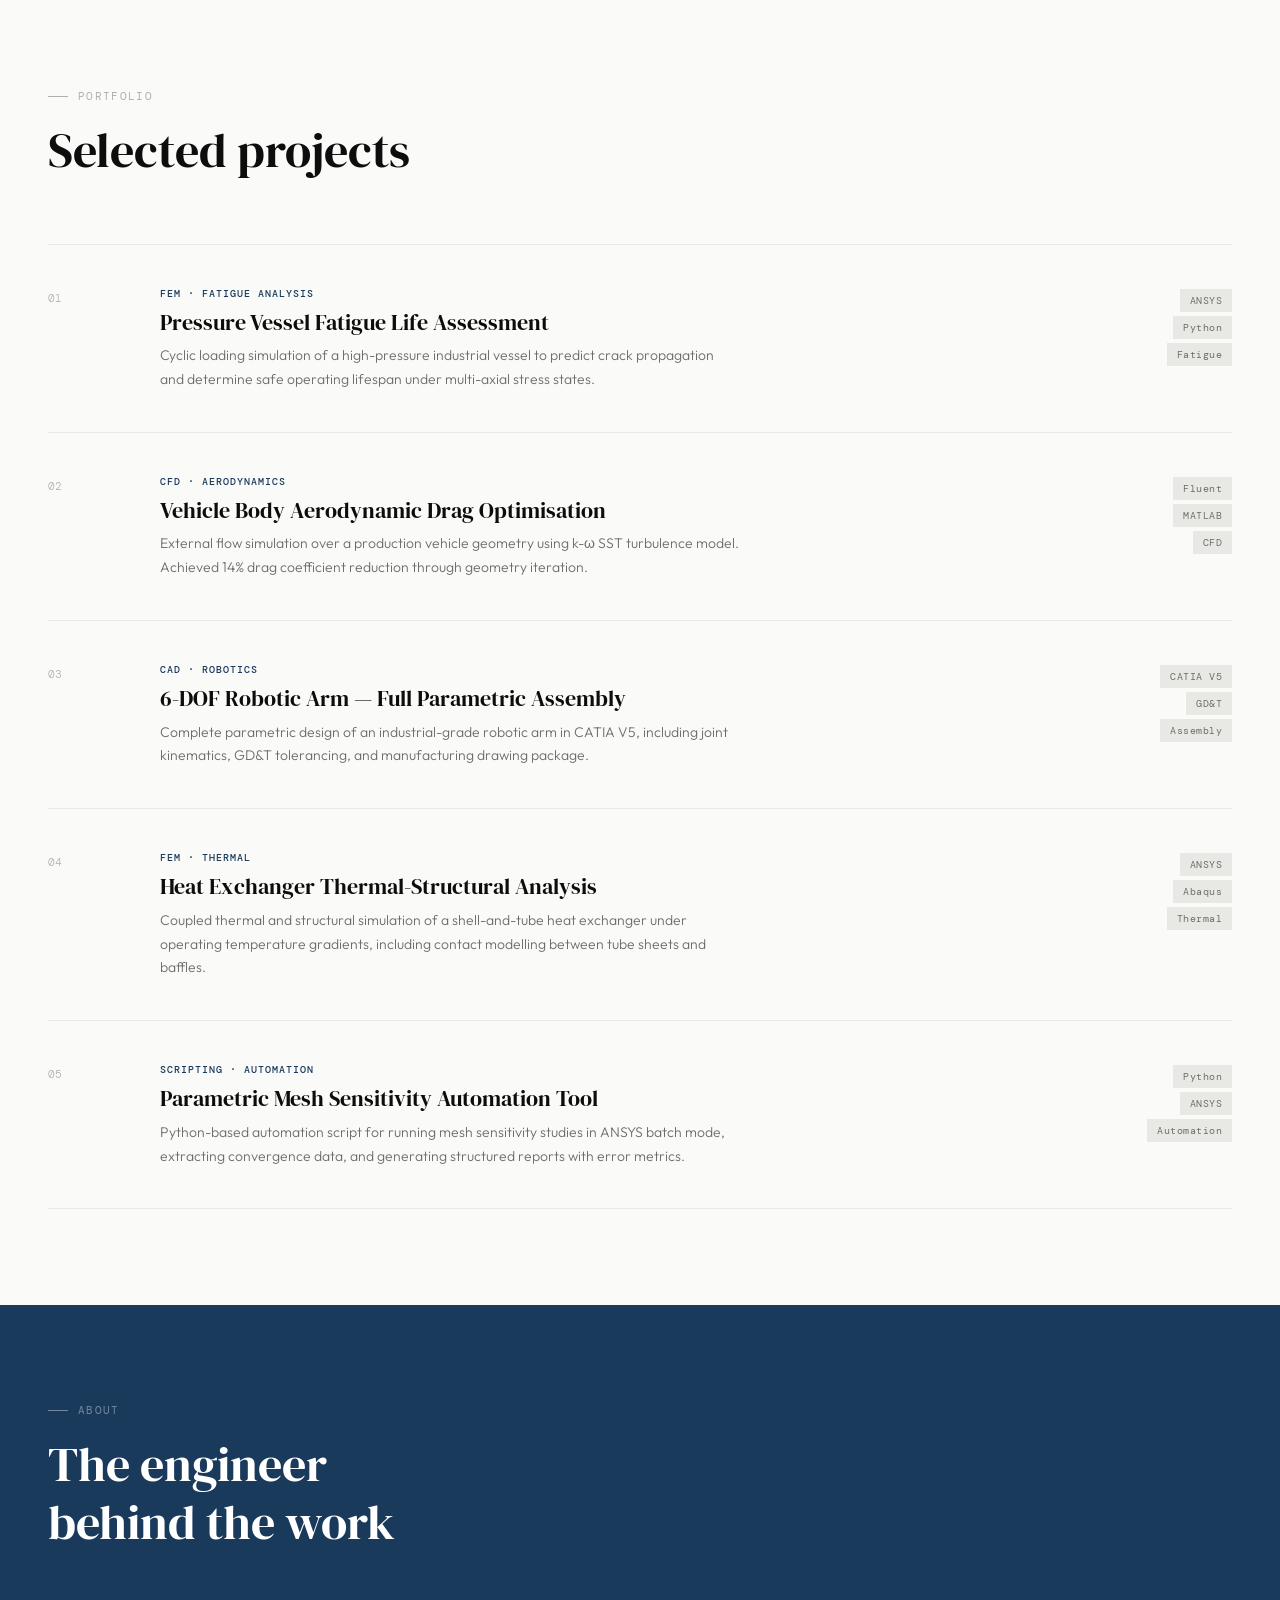
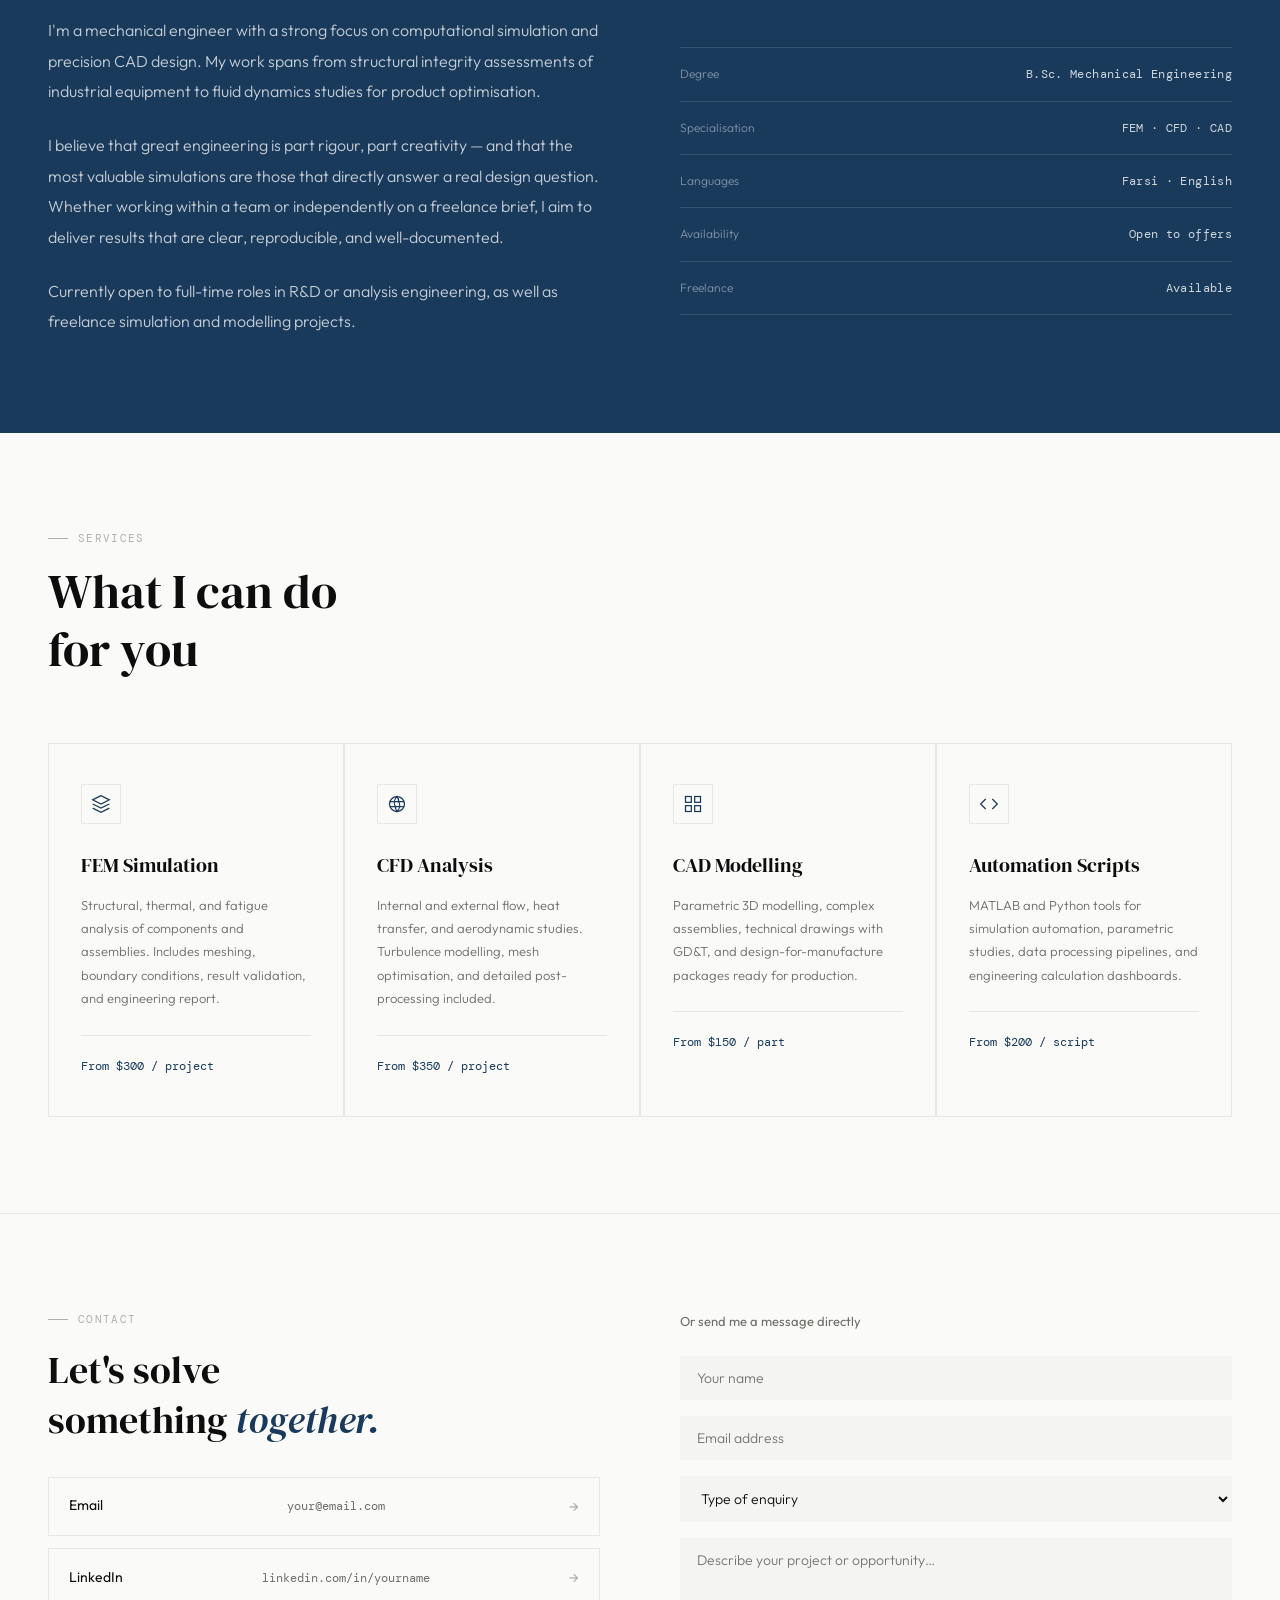
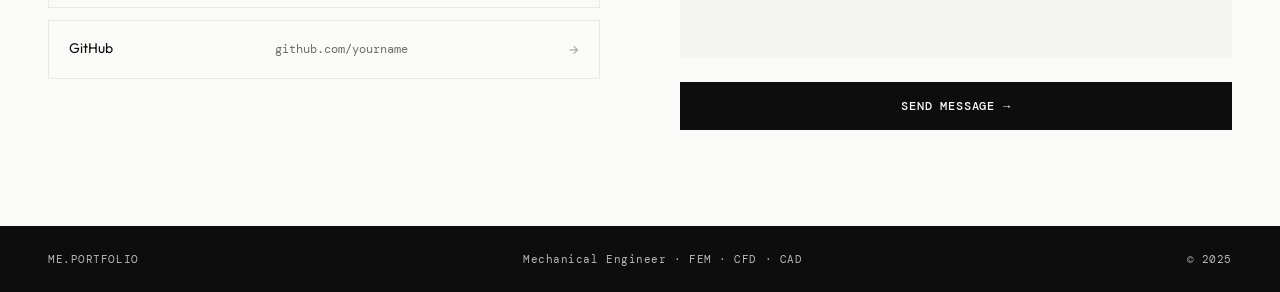
<file: portfolio.html>
<!DOCTYPE html>
<html lang="en">
<head>
<meta charset="UTF-8">
<meta name="viewport" content="width=device-width, initial-scale=1.0">
<title>Mechanical Engineer — Portfolio</title>
<link rel="preconnect" href="https://fonts.googleapis.com">
<link href="https://fonts.googleapis.com/css2?family=DM+Serif+Display:ital@0;1&family=DM+Mono:wght@300;400;500&family=Outfit:wght@300;400;500&display=swap" rel="stylesheet">
<style>
  *, *::before, *::after { box-sizing: border-box; margin: 0; padding: 0; }

  :root {
    --black: #0d0d0d;
    --white: #fafaf8;
    --gray-100: #f4f4f2;
    --gray-200: #e8e8e4;
    --gray-400: #b0b0aa;
    --gray-600: #6e6e68;
    --accent: #1a3a5c;
    --accent-light: #e8eff7;
    --mono: 'DM Mono', monospace;
    --serif: 'DM Serif Display', serif;
    --sans: 'Outfit', sans-serif;
  }

  html { scroll-behavior: smooth; }

  body {
    font-family: var(--sans);
    background: var(--white);
    color: var(--black);
    font-size: 15px;
    line-height: 1.7;
    overflow-x: hidden;
  }

  /* ── NAV ── */
  nav {
    position: fixed; top: 0; left: 0; right: 0; z-index: 100;
    display: flex; justify-content: space-between; align-items: center;
    padding: 1.25rem 3rem;
    background: rgba(250,250,248,0.92);
    backdrop-filter: blur(12px);
    border-bottom: 1px solid var(--gray-200);
  }
  .nav-logo {
    font-family: var(--mono);
    font-size: 13px;
    font-weight: 500;
    color: var(--accent);
    letter-spacing: 0.04em;
  }
  .nav-links {
    display: flex; gap: 2.5rem; list-style: none;
  }
  .nav-links a {
    font-size: 13px; font-weight: 400;
    color: var(--gray-600); text-decoration: none;
    letter-spacing: 0.03em;
    transition: color 0.2s;
  }
  .nav-links a:hover { color: var(--black); }
  .nav-cta {
    font-family: var(--mono);
    font-size: 12px; font-weight: 500;
    color: var(--white);
    background: var(--black);
    border: none; cursor: pointer;
    padding: 8px 20px;
    letter-spacing: 0.05em;
    transition: background 0.2s;
  }
  .nav-cta:hover { background: var(--accent); }

  /* ── HERO ── */
  .hero {
    min-height: 100vh;
    display: flex; align-items: center;
    padding: 8rem 3rem 4rem;
    position: relative;
    overflow: hidden;
  }
  .hero-bg-number {
    position: absolute; right: -0.02em; top: 50%;
    transform: translateY(-50%);
    font-family: var(--serif);
    font-size: clamp(180px, 25vw, 340px);
    color: var(--gray-100);
    user-select: none;
    line-height: 1;
    z-index: 0;
  }
  .hero-content { position: relative; z-index: 1; max-width: 760px; }
  .hero-eyebrow {
    display: flex; align-items: center; gap: 12px;
    margin-bottom: 2rem;
  }
  .hero-eyebrow-line { width: 32px; height: 1px; background: var(--accent); }
  .hero-eyebrow span {
    font-family: var(--mono); font-size: 12px; font-weight: 400;
    color: var(--accent); letter-spacing: 0.1em; text-transform: uppercase;
  }
  .hero h1 {
    font-family: var(--serif);
    font-size: clamp(44px, 6.5vw, 82px);
    font-weight: 400;
    line-height: 1.1;
    color: var(--black);
    margin-bottom: 1.5rem;
  }
  .hero h1 em { font-style: italic; color: var(--accent); }
  .hero-desc {
    font-size: 16px; font-weight: 300;
    color: var(--gray-600); line-height: 1.8;
    max-width: 520px; margin-bottom: 3rem;
  }
  .hero-actions { display: flex; gap: 16px; align-items: center; flex-wrap: wrap; }
  .btn-solid {
    font-family: var(--mono); font-size: 12px; font-weight: 500;
    letter-spacing: 0.06em; text-transform: uppercase;
    color: var(--white); background: var(--black);
    border: 1px solid var(--black);
    padding: 14px 32px; cursor: pointer;
    text-decoration: none; display: inline-block;
    transition: all 0.2s;
  }
  .btn-solid:hover { background: var(--accent); border-color: var(--accent); }
  .btn-outline {
    font-family: var(--mono); font-size: 12px; font-weight: 500;
    letter-spacing: 0.06em; text-transform: uppercase;
    color: var(--black); background: transparent;
    border: 1px solid var(--gray-200);
    padding: 14px 32px; cursor: pointer;
    text-decoration: none; display: inline-block;
    transition: all 0.2s;
  }
  .btn-outline:hover { border-color: var(--black); }
  .hero-stats {
    display: flex; gap: 3rem; margin-top: 4rem;
    padding-top: 2.5rem; border-top: 1px solid var(--gray-200);
  }
  .hero-stat-num {
    font-family: var(--serif); font-size: 36px;
    color: var(--black); line-height: 1;
  }
  .hero-stat-label {
    font-size: 12px; color: var(--gray-400);
    margin-top: 4px; font-weight: 300;
  }

  /* ── SECTION BASE ── */
  section { padding: 6rem 3rem; }
  .section-header { margin-bottom: 4rem; }
  .section-tag {
    font-family: var(--mono); font-size: 11px; font-weight: 400;
    color: var(--gray-400); letter-spacing: 0.12em; text-transform: uppercase;
    display: flex; align-items: center; gap: 10px; margin-bottom: 1rem;
  }
  .section-tag::before {
    content: ''; display: block;
    width: 20px; height: 1px; background: var(--gray-400);
  }
  .section-title {
    font-family: var(--serif); font-size: clamp(30px, 4vw, 48px);
    font-weight: 400; line-height: 1.2; color: var(--black);
  }

  /* ── SKILLS ── */
  #skills { background: var(--gray-100); }
  .skills-grid {
    display: grid; grid-template-columns: repeat(auto-fit, minmax(220px, 1fr));
    gap: 1px; background: var(--gray-200);
    border: 1px solid var(--gray-200);
  }
  .skill-item {
    background: var(--gray-100);
    padding: 2.5rem 2rem;
    transition: background 0.25s;
    cursor: default;
  }
  .skill-item:hover { background: var(--white); }
  .skill-num {
    font-family: var(--mono); font-size: 11px; font-weight: 300;
    color: var(--gray-400); letter-spacing: 0.08em;
    margin-bottom: 1.5rem;
  }
  .skill-name {
    font-family: var(--serif); font-size: 22px; font-weight: 400;
    color: var(--black); margin-bottom: 0.75rem;
  }
  .skill-tools-list {
    display: flex; flex-direction: column; gap: 4px;
    margin-top: 1rem;
  }
  .skill-tool {
    font-family: var(--mono); font-size: 11px; font-weight: 400;
    color: var(--gray-600); letter-spacing: 0.03em;
    display: flex; align-items: center; gap: 6px;
  }
  .skill-tool::before { content: '—'; color: var(--gray-400); font-size: 10px; }
  .skill-desc { font-size: 13px; color: var(--gray-600); font-weight: 300; line-height: 1.7; }

  /* ── PROJECTS ── */
  #projects { background: var(--white); }
  .projects-list { display: flex; flex-direction: column; gap: 0; }
  .project-row {
    display: grid; grid-template-columns: 80px 1fr auto;
    align-items: start; gap: 2rem;
    padding: 2.5rem 0;
    border-bottom: 1px solid var(--gray-200);
    transition: background 0.2s;
    cursor: default;
  }
  .project-row:first-child { border-top: 1px solid var(--gray-200); }
  .project-row:hover { padding-left: 1rem; padding-right: 1rem; margin: 0 -1rem; background: var(--gray-100); }
  .project-index {
    font-family: var(--mono); font-size: 11px; font-weight: 300;
    color: var(--gray-400); padding-top: 4px;
  }
  .project-content {}
  .project-category {
    font-family: var(--mono); font-size: 10px; font-weight: 500;
    color: var(--accent); letter-spacing: 0.1em; text-transform: uppercase;
    margin-bottom: 6px;
  }
  .project-title {
    font-family: var(--serif); font-size: 22px; font-weight: 400;
    color: var(--black); margin-bottom: 8px; line-height: 1.3;
  }
  .project-desc { font-size: 14px; color: var(--gray-600); font-weight: 300; max-width: 580px; }
  .project-tags { display: flex; flex-direction: column; gap: 4px; align-items: flex-end; padding-top: 4px; }
  .tag {
    font-family: var(--mono); font-size: 10px; font-weight: 400;
    color: var(--gray-600); letter-spacing: 0.05em;
    background: var(--gray-200); padding: 3px 10px;
    white-space: nowrap;
  }

  /* ── ABOUT ── */
  #about { background: var(--accent); }
  #about .section-tag { color: rgba(255,255,255,0.4); }
  #about .section-tag::before { background: rgba(255,255,255,0.4); }
  #about .section-title { color: var(--white); }
  .about-grid { display: grid; grid-template-columns: 1fr 1fr; gap: 5rem; align-items: start; }
  .about-text { font-size: 16px; font-weight: 300; color: rgba(255,255,255,0.75); line-height: 1.9; }
  .about-text p + p { margin-top: 1.5rem; }
  .about-right {}
  .about-specs { border-top: 1px solid rgba(255,255,255,0.12); margin-top: 2rem; }
  .about-spec {
    display: flex; justify-content: space-between;
    padding: 1rem 0; border-bottom: 1px solid rgba(255,255,255,0.12);
  }
  .about-spec-label { font-size: 12px; color: rgba(255,255,255,0.45); font-weight: 300; }
  .about-spec-val { font-family: var(--mono); font-size: 12px; color: rgba(255,255,255,0.8); letter-spacing: 0.03em; }

  /* ── SERVICES ── */
  #services { background: var(--white); }
  .services-grid { display: grid; grid-template-columns: repeat(auto-fit, minmax(260px, 1fr)); gap: 2px; background: var(--gray-200); border: 1px solid var(--gray-200); }
  .service-card { background: var(--white); padding: 2.5rem 2rem; }
  .service-icon-row { margin-bottom: 1.5rem; }
  .service-icon-box {
    width: 40px; height: 40px;
    border: 1px solid var(--gray-200);
    display: flex; align-items: center; justify-content: center;
    color: var(--accent);
  }
  .service-icon-box svg { width: 20px; height: 20px; stroke: var(--accent); fill: none; stroke-width: 1.5; }
  .service-name { font-family: var(--serif); font-size: 20px; font-weight: 400; color: var(--black); margin-bottom: 0.75rem; }
  .service-desc { font-size: 13px; color: var(--gray-600); font-weight: 300; line-height: 1.8; }
  .service-price {
    margin-top: 1.5rem; padding-top: 1.25rem;
    border-top: 1px solid var(--gray-200);
    font-family: var(--mono); font-size: 12px; color: var(--accent);
  }

  /* ── CONTACT ── */
  #contact { background: var(--white); border-top: 1px solid var(--gray-200); }
  .contact-layout { display: grid; grid-template-columns: 1fr 1fr; gap: 5rem; }
  .contact-left {}
  .contact-tagline {
    font-family: var(--serif); font-size: clamp(26px, 3vw, 40px);
    font-weight: 400; line-height: 1.3; color: var(--black); margin-bottom: 2rem;
  }
  .contact-tagline em { font-style: italic; color: var(--accent); }
  .contact-links { display: flex; flex-direction: column; gap: 12px; }
  .contact-link {
    display: flex; align-items: center; justify-content: space-between;
    padding: 1rem 1.25rem;
    border: 1px solid var(--gray-200);
    text-decoration: none;
    transition: all 0.2s;
    color: var(--black);
  }
  .contact-link:hover { border-color: var(--black); }
  .contact-link-label { font-size: 14px; font-weight: 400; }
  .contact-link-val { font-family: var(--mono); font-size: 12px; color: var(--gray-600); }
  .contact-arrow { color: var(--gray-400); }
  .contact-form-side {}
  .contact-form-title { font-size: 13px; font-weight: 400; color: var(--gray-600); margin-bottom: 1.5rem; }
  .form-row { margin-bottom: 1rem; }
  .form-row input,
  .form-row textarea,
  .form-row select {
    width: 100%; padding: 12px 16px;
    font-family: var(--sans); font-size: 14px; font-weight: 300;
    background: var(--gray-100); border: 1px solid transparent;
    color: var(--black); outline: none; resize: none;
    transition: border-color 0.2s;
  }
  .form-row input:focus, .form-row textarea:focus, .form-row select:focus { border-color: var(--black); background: var(--white); }
  .form-row textarea { height: 120px; }
  .form-row select option { font-size: 14px; }
  .form-submit {
    width: 100%;
    font-family: var(--mono); font-size: 12px; font-weight: 500;
    letter-spacing: 0.07em; text-transform: uppercase;
    color: var(--white); background: var(--black);
    border: none; padding: 16px;
    cursor: pointer; transition: background 0.2s;
  }
  .form-submit:hover { background: var(--accent); }

  /* ── FOOTER ── */
  footer {
    background: var(--black); color: rgba(255,255,255,0.4);
    display: flex; justify-content: space-between; align-items: center;
    padding: 1.5rem 3rem;
    font-family: var(--mono); font-size: 11px; letter-spacing: 0.05em;
  }
  footer span { color: rgba(255,255,255,0.7); }

  /* ── ANIMATIONS ── */
  .fade-up { opacity: 0; transform: translateY(24px); transition: opacity 0.7s ease, transform 0.7s ease; }
  .fade-up.visible { opacity: 1; transform: none; }

  @media (max-width: 768px) {
    nav { padding: 1rem 1.5rem; }
    .nav-links { display: none; }
    section { padding: 4rem 1.5rem; }
    .hero { padding: 7rem 1.5rem 3rem; }
    .hero-bg-number { display: none; }
    .about-grid, .contact-layout { grid-template-columns: 1fr; gap: 2rem; }
    .project-row { grid-template-columns: 50px 1fr; }
    .project-tags { flex-direction: row; flex-wrap: wrap; align-items: flex-start; grid-column: 1/-1; }
    footer { flex-direction: column; gap: 8px; text-align: center; padding: 1.5rem; }
  }
</style>
</head>
<body>

<nav>
  <div class="nav-logo">ME.PORTFOLIO</div>
  <ul class="nav-links">
    <li><a href="#skills">Skills</a></li>
    <li><a href="#projects">Projects</a></li>
    <li><a href="#about">About</a></li>
    <li><a href="#services">Services</a></li>
    <li><a href="#contact">Contact</a></li>
  </ul>
  <button class="nav-cta" onclick="document.getElementById('contact').scrollIntoView({behavior:'smooth'})">Hire Me</button>
</nav>

<!-- HERO -->
<section class="hero">
  <div class="hero-bg-number">01</div>
  <div class="hero-content">
    <div class="hero-eyebrow fade-up">
      <div class="hero-eyebrow-line"></div>
      <span>Mechanical Engineer · FEM / CFD / CAD</span>
    </div>
    <h1 class="fade-up" style="transition-delay:0.1s">
      Precision<br>engineering,<br><em>simulated.</em>
    </h1>
    <p class="hero-desc fade-up" style="transition-delay:0.2s">
      Structural analysis, fluid dynamics, and 3D design specialist. Transforming complex engineering problems into validated, production-ready solutions.
    </p>
    <div class="hero-actions fade-up" style="transition-delay:0.3s">
      <a href="#projects" class="btn-solid">View Projects</a>
      <a href="#" class="btn-outline" id="cv-btn">Download CV</a>
    </div>
    <div class="hero-stats fade-up" style="transition-delay:0.4s">
      <div>
        <div class="hero-stat-num">12+</div>
        <div class="hero-stat-label">Projects completed</div>
      </div>
      <div>
        <div class="hero-stat-num">5</div>
        <div class="hero-stat-label">Tools mastered</div>
      </div>
      <div>
        <div class="hero-stat-num">3</div>
        <div class="hero-stat-label">Years experience</div>
      </div>
    </div>
  </div>
</section>

<!-- SKILLS -->
<section id="skills">
  <div class="section-header fade-up">
    <div class="section-tag">Expertise</div>
    <h2 class="section-title">Technical capabilities</h2>
  </div>
  <div class="skills-grid">
    <div class="skill-item fade-up">
      <div class="skill-num">01</div>
      <div class="skill-name">FEM Analysis</div>
      <div class="skill-desc">Structural, thermal, and fatigue simulation for complex mechanical assemblies and components.</div>
      <div class="skill-tools-list">
        <span class="skill-tool">ANSYS Mechanical</span>
        <span class="skill-tool">Abaqus</span>
        <span class="skill-tool">Static &amp; Dynamic Loading</span>
        <span class="skill-tool">Fatigue &amp; Fracture Mechanics</span>
      </div>
    </div>
    <div class="skill-item fade-up" style="transition-delay:0.1s">
      <div class="skill-num">02</div>
      <div class="skill-name">CFD Simulation</div>
      <div class="skill-desc">Internal and external flow analysis, heat transfer, and aerodynamic optimization studies.</div>
      <div class="skill-tools-list">
        <span class="skill-tool">ANSYS Fluent</span>
        <span class="skill-tool">Turbulence Modelling</span>
        <span class="skill-tool">Conjugate Heat Transfer</span>
        <span class="skill-tool">Mesh Generation</span>
      </div>
    </div>
    <div class="skill-item fade-up" style="transition-delay:0.2s">
      <div class="skill-num">03</div>
      <div class="skill-name">3D CAD Design</div>
      <div class="skill-desc">Parametric modelling, complex assemblies, GD&amp;T, and design-for-manufacture workflows.</div>
      <div class="skill-tools-list">
        <span class="skill-tool">CATIA V5</span>
        <span class="skill-tool">SolidWorks</span>
        <span class="skill-tool">Inventor</span>
        <span class="skill-tool">Tolerance Analysis</span>
      </div>
    </div>
    <div class="skill-item fade-up" style="transition-delay:0.3s">
      <div class="skill-num">04</div>
      <div class="skill-name">Engineering Scripts</div>
      <div class="skill-desc">Automation of simulation workflows, data post-processing, and custom engineering calculation tools.</div>
      <div class="skill-tools-list">
        <span class="skill-tool">MATLAB</span>
        <span class="skill-tool">Python</span>
        <span class="skill-tool">Parametric Studies</span>
        <span class="skill-tool">Post-Processing</span>
      </div>
    </div>
  </div>
</section>

<!-- PROJECTS -->
<section id="projects">
  <div class="section-header fade-up">
    <div class="section-tag">Portfolio</div>
    <h2 class="section-title">Selected projects</h2>
  </div>
  <div class="projects-list">
    <div class="project-row fade-up">
      <div class="project-index">01</div>
      <div class="project-content">
        <div class="project-category">FEM · Fatigue Analysis</div>
        <div class="project-title">Pressure Vessel Fatigue Life Assessment</div>
        <div class="project-desc">Cyclic loading simulation of a high-pressure industrial vessel to predict crack propagation and determine safe operating lifespan under multi-axial stress states.</div>
      </div>
      <div class="project-tags">
        <span class="tag">ANSYS</span>
        <span class="tag">Python</span>
        <span class="tag">Fatigue</span>
      </div>
    </div>
    <div class="project-row fade-up" style="transition-delay:0.05s">
      <div class="project-index">02</div>
      <div class="project-content">
        <div class="project-category">CFD · Aerodynamics</div>
        <div class="project-title">Vehicle Body Aerodynamic Drag Optimisation</div>
        <div class="project-desc">External flow simulation over a production vehicle geometry using k-ω SST turbulence model. Achieved 14% drag coefficient reduction through geometry iteration.</div>
      </div>
      <div class="project-tags">
        <span class="tag">Fluent</span>
        <span class="tag">MATLAB</span>
        <span class="tag">CFD</span>
      </div>
    </div>
    <div class="project-row fade-up" style="transition-delay:0.1s">
      <div class="project-index">03</div>
      <div class="project-content">
        <div class="project-category">CAD · Robotics</div>
        <div class="project-title">6-DOF Robotic Arm — Full Parametric Assembly</div>
        <div class="project-desc">Complete parametric design of an industrial-grade robotic arm in CATIA V5, including joint kinematics, GD&amp;T tolerancing, and manufacturing drawing package.</div>
      </div>
      <div class="project-tags">
        <span class="tag">CATIA V5</span>
        <span class="tag">GD&T</span>
        <span class="tag">Assembly</span>
      </div>
    </div>
    <div class="project-row fade-up" style="transition-delay:0.15s">
      <div class="project-index">04</div>
      <div class="project-content">
        <div class="project-category">FEM · Thermal</div>
        <div class="project-title">Heat Exchanger Thermal-Structural Analysis</div>
        <div class="project-desc">Coupled thermal and structural simulation of a shell-and-tube heat exchanger under operating temperature gradients, including contact modelling between tube sheets and baffles.</div>
      </div>
      <div class="project-tags">
        <span class="tag">ANSYS</span>
        <span class="tag">Abaqus</span>
        <span class="tag">Thermal</span>
      </div>
    </div>
    <div class="project-row fade-up" style="transition-delay:0.2s">
      <div class="project-index">05</div>
      <div class="project-content">
        <div class="project-category">Scripting · Automation</div>
        <div class="project-title">Parametric Mesh Sensitivity Automation Tool</div>
        <div class="project-desc">Python-based automation script for running mesh sensitivity studies in ANSYS batch mode, extracting convergence data, and generating structured reports with error metrics.</div>
      </div>
      <div class="project-tags">
        <span class="tag">Python</span>
        <span class="tag">ANSYS</span>
        <span class="tag">Automation</span>
      </div>
    </div>
  </div>
</section>

<!-- ABOUT -->
<section id="about">
  <div class="section-header fade-up">
    <div class="section-tag">About</div>
    <h2 class="section-title" style="color: white;">The engineer<br>behind the work</h2>
  </div>
  <div class="about-grid">
    <div class="about-text fade-up">
      <p>I'm a mechanical engineer with a strong focus on computational simulation and precision CAD design. My work spans from structural integrity assessments of industrial equipment to fluid dynamics studies for product optimisation.</p>
      <p>I believe that great engineering is part rigour, part creativity — and that the most valuable simulations are those that directly answer a real design question. Whether working within a team or independently on a freelance brief, I aim to deliver results that are clear, reproducible, and well-documented.</p>
      <p>Currently open to full-time roles in R&amp;D or analysis engineering, as well as freelance simulation and modelling projects.</p>
    </div>
    <div class="about-right fade-up" style="transition-delay:0.1s">
      <div class="about-specs">
        <div class="about-spec">
          <span class="about-spec-label">Degree</span>
          <span class="about-spec-val">B.Sc. Mechanical Engineering</span>
        </div>
        <div class="about-spec">
          <span class="about-spec-label">Specialisation</span>
          <span class="about-spec-val">FEM · CFD · CAD</span>
        </div>
        <div class="about-spec">
          <span class="about-spec-label">Languages</span>
          <span class="about-spec-val">Farsi · English</span>
        </div>
        <div class="about-spec">
          <span class="about-spec-label">Availability</span>
          <span class="about-spec-val">Open to offers</span>
        </div>
        <div class="about-spec">
          <span class="about-spec-label">Freelance</span>
          <span class="about-spec-val">Available</span>
        </div>
      </div>
    </div>
  </div>
</section>

<!-- SERVICES -->
<section id="services">
  <div class="section-header fade-up">
    <div class="section-tag">Services</div>
    <h2 class="section-title">What I can do<br>for you</h2>
  </div>
  <div class="services-grid">
    <div class="service-card fade-up">
      <div class="service-icon-row">
        <div class="service-icon-box">
          <svg viewBox="0 0 24 24"><path d="M12 2L2 7l10 5 10-5-10-5z"/><path d="M2 17l10 5 10-5"/><path d="M2 12l10 5 10-5"/></svg>
        </div>
      </div>
      <div class="service-name">FEM Simulation</div>
      <div class="service-desc">Structural, thermal, and fatigue analysis of components and assemblies. Includes meshing, boundary conditions, result validation, and engineering report.</div>
      <div class="service-price">From $300 / project</div>
    </div>
    <div class="service-card fade-up" style="transition-delay:0.1s">
      <div class="service-icon-row">
        <div class="service-icon-box">
          <svg viewBox="0 0 24 24"><path d="M3 12a9 9 0 1 0 18 0 9 9 0 0 0-18 0"/><path d="M3.6 9h16.8M3.6 15h16.8"/><path d="M12 3a9.96 9.96 0 0 1 2 5.91A9.96 9.96 0 0 1 12 21a9.96 9.96 0 0 1-2-5.91A9.96 9.96 0 0 1 12 3z"/></svg>
        </div>
      </div>
      <div class="service-name">CFD Analysis</div>
      <div class="service-desc">Internal and external flow, heat transfer, and aerodynamic studies. Turbulence modelling, mesh optimisation, and detailed post-processing included.</div>
      <div class="service-price">From $350 / project</div>
    </div>
    <div class="service-card fade-up" style="transition-delay:0.2s">
      <div class="service-icon-row">
        <div class="service-icon-box">
          <svg viewBox="0 0 24 24"><rect x="3" y="3" width="7" height="7"/><rect x="14" y="3" width="7" height="7"/><rect x="14" y="14" width="7" height="7"/><rect x="3" y="14" width="7" height="7"/></svg>
        </div>
      </div>
      <div class="service-name">CAD Modelling</div>
      <div class="service-desc">Parametric 3D modelling, complex assemblies, technical drawings with GD&amp;T, and design-for-manufacture packages ready for production.</div>
      <div class="service-price">From $150 / part</div>
    </div>
    <div class="service-card fade-up" style="transition-delay:0.3s">
      <div class="service-icon-row">
        <div class="service-icon-box">
          <svg viewBox="0 0 24 24"><polyline points="16 18 22 12 16 6"/><polyline points="8 6 2 12 8 18"/></svg>
        </div>
      </div>
      <div class="service-name">Automation Scripts</div>
      <div class="service-desc">MATLAB and Python tools for simulation automation, parametric studies, data processing pipelines, and engineering calculation dashboards.</div>
      <div class="service-price">From $200 / script</div>
    </div>
  </div>
</section>

<!-- CONTACT -->
<section id="contact">
  <div class="contact-layout">
    <div class="contact-left fade-up">
      <div class="section-tag">Contact</div>
      <div class="contact-tagline">Let's solve<br>something <em>together.</em></div>
      <div class="contact-links">
        <a href="mailto:your@email.com" class="contact-link">
          <span class="contact-link-label">Email</span>
          <span class="contact-link-val">your@email.com</span>
          <span class="contact-arrow">→</span>
        </a>
        <a href="https://linkedin.com" class="contact-link" target="_blank">
          <span class="contact-link-label">LinkedIn</span>
          <span class="contact-link-val">linkedin.com/in/yourname</span>
          <span class="contact-arrow">→</span>
        </a>
        <a href="https://github.com" class="contact-link" target="_blank">
          <span class="contact-link-label">GitHub</span>
          <span class="contact-link-val">github.com/yourname</span>
          <span class="contact-arrow">→</span>
        </a>
      </div>
    </div>
    <div class="contact-form-side fade-up" style="transition-delay:0.15s">
      <div class="contact-form-title">Or send me a message directly</div>
      <div class="form-row"><input type="text" placeholder="Your name"></div>
      <div class="form-row"><input type="email" placeholder="Email address"></div>
      <div class="form-row">
        <select>
          <option value="" disabled selected>Type of enquiry</option>
          <option>Full-time position</option>
          <option>Freelance project — FEM</option>
          <option>Freelance project — CFD</option>
          <option>Freelance project — CAD</option>
          <option>Other</option>
        </select>
      </div>
      <div class="form-row"><textarea placeholder="Describe your project or opportunity…"></textarea></div>
      <button class="form-submit">Send Message →</button>
    </div>
  </div>
</section>

<footer>
  <span>ME.PORTFOLIO</span>
  <span>Mechanical Engineer · FEM · CFD · CAD</span>
  <span>© 2025</span>
</footer>

<script>
  const observer = new IntersectionObserver((entries) => {
    entries.forEach(e => { if (e.isIntersecting) { e.target.classList.add('visible'); observer.unobserve(e.target); } });
  }, { threshold: 0.1 });
  document.querySelectorAll('.fade-up').forEach(el => observer.observe(el));

  document.querySelector('#cv-btn').addEventListener('click', e => {
    e.preventDefault();
    alert('Replace this with a link to your actual CV PDF.');
  });

  document.querySelector('.form-submit').addEventListener('click', () => {
    alert('Connect this form to a service like Formspree or EmailJS for real submissions.');
  });
</script>
</body>
</html>
</file>
